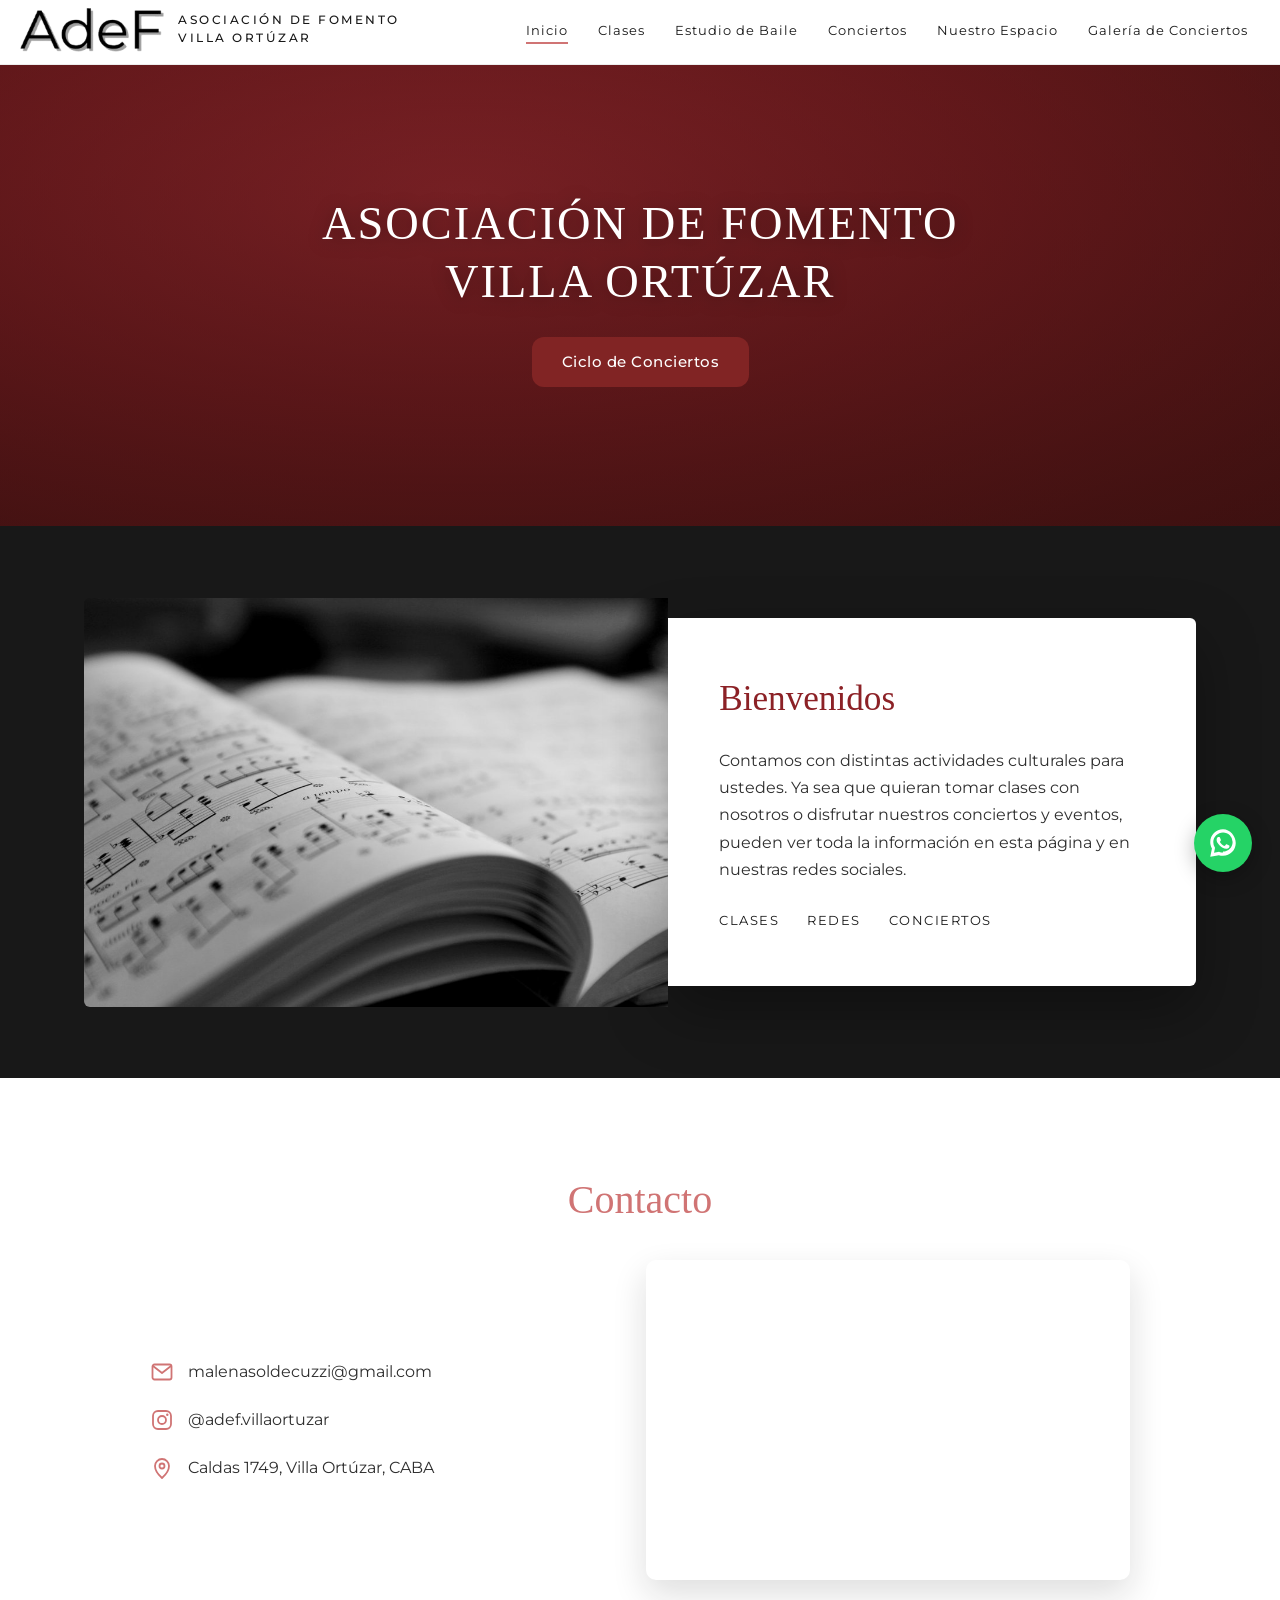
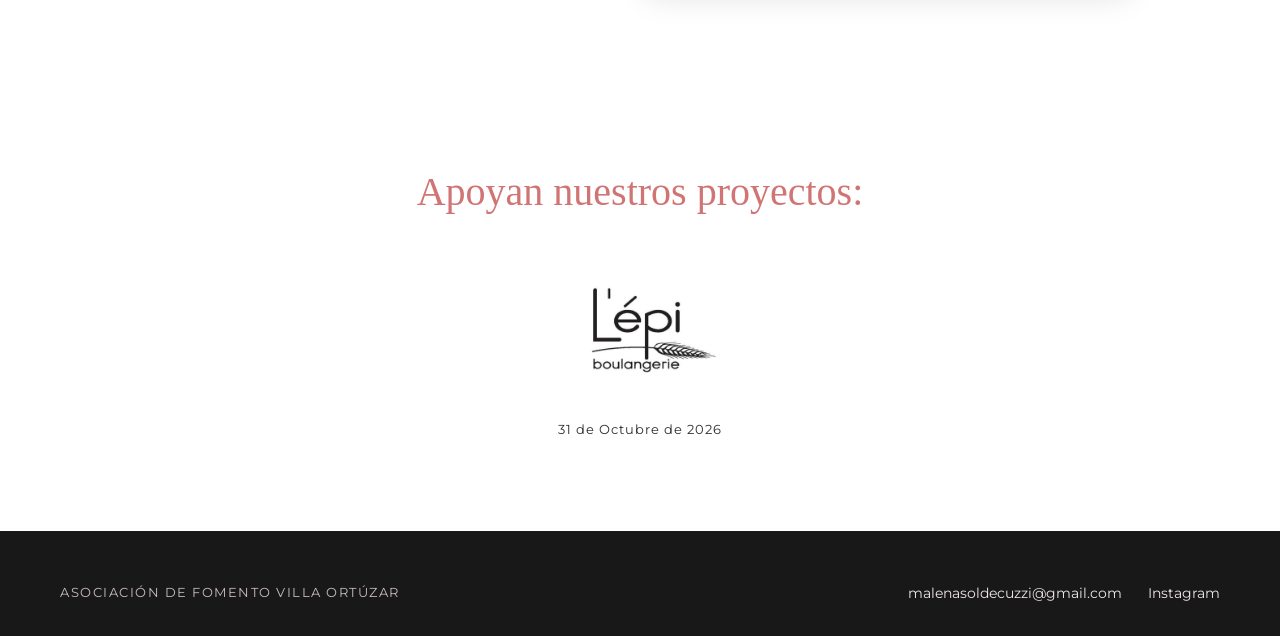
<file: index.html>
<!DOCTYPE html>
<html lang="es">
<head>
  <!-- Google tag (gtag.js) -->
  <script async src="https://www.googletagmanager.com/gtag/js?id=AW-18268578575"></script>
  <script>
    window.dataLayer = window.dataLayer || [];
    function gtag(){dataLayer.push(arguments);}
    gtag('js', new Date());

    gtag('config', 'AW-18268578575');
  </script>
  <meta charset="UTF-8" />
  <meta name="viewport" content="width=device-width, initial-scale=1.0" />
  <title>Inicio | A de F Villa Ortuzar</title>
  <meta name="description" content="Asociación de Fomento Villa Ortúzar: actividades culturales, clases, conciertos y eventos." />

  <link rel="preconnect" href="https://fonts.googleapis.com" />
  <link rel="preconnect" href="https://fonts.gstatic.com" crossorigin />
  <link href="https://fonts.googleapis.com/css2?family=Montserrat:wght@300;400;500;600&display=swap" rel="stylesheet" />

  <link rel="icon" type="image/png" href="images/logo-adef.png" />
  <link rel="stylesheet" href="styles.css" />
</head>
<body>

  <!-- ===================== HEADER ===================== -->
  <header class="site-header" id="top">
    <div class="header-inner">
      <a href="index.html" class="brand" aria-label="Asociación de Fomento Villa Ortúzar — Inicio">
        <img class="brand-logo" src="images/logo-adef.png" alt="ADEF" />
        <span class="brand-name">Asociación de Fomento<br />Villa Ortúzar</span>
      </a>

      <button class="nav-toggle" id="navToggle" aria-label="Abrir menú" aria-expanded="false" aria-controls="primary-nav">
        <span></span><span></span><span></span>
      </button>

      <nav class="primary-nav" id="primary-nav" aria-label="Navegación principal">
        <ul>
          <li><a href="index.html" class="is-current" aria-current="page">Inicio</a></li>
          <li><a href="clases.html">Clases</a></li>
          <li><a href="estudio-de-baile.html">Estudio de Baile</a></li>
          <li><a href="conciertos.html">Conciertos</a></li>
          <li><a href="nuestro-espacio.html">Nuestro Espacio</a></li>
          <li><a href="galeria.html">Galería de Conciertos</a></li>
        </ul>
      </nav>
    </div>
  </header>

  <!-- ===================== HERO ===================== -->
  <section class="hero-banner hero-red" aria-label="Asociación de Fomento Villa Ortúzar">
    <video class="hero-banner-video" autoplay muted loop playsinline>
      <source src="video/hero-inicio.mp4" type="video/mp4" />
    </video>
    <span class="hero-banner-overlay" aria-hidden="true"></span>
    <div class="hero-banner-inner reveal">
      <h1 class="hero-banner-title">Asociación de Fomento<br />Villa Ortúzar</h1>
      <a class="btn-rect" href="conciertos.html">Ciclo de Conciertos</a>
    </div>
  </section>

  <!-- ===================== BIENVENIDOS ===================== -->
  <section class="welcome" id="bienvenidos">
    <div class="welcome-inner">
      <div class="welcome-media reveal">
        <img src="images/partitura.jpg" alt="Partitura musical" loading="lazy" />
      </div>
      <div class="welcome-card reveal">
        <h2>Bienvenidos</h2>
        <p>
          Contamos con distintas actividades culturales para ustedes. Ya sea que quieran
          tomar clases con nosotros o disfrutar nuestros conciertos y eventos, pueden ver
          toda la información en esta página y en nuestras redes sociales.
        </p>
        <div class="welcome-links">
          <a href="clases.html">Clases</a>
          <a href="https://www.instagram.com/adef.villaortuzar/" target="_blank" rel="noopener">Redes</a>
          <a href="conciertos.html">Conciertos</a>
        </div>
      </div>
    </div>
  </section>

  <!-- ===================== CONTACTO ===================== -->
  <section class="contacto reveal" id="contacto">
    <h2 class="contacto-title">Contacto</h2>
    <div class="contacto-grid">
      <ul class="contacto-info">
        <li>
          <svg viewBox="0 0 24 24" fill="none" stroke="currentColor" stroke-width="1.8" stroke-linecap="round" stroke-linejoin="round" aria-hidden="true"><rect x="2.5" y="4.5" width="19" height="15" rx="2"/><path d="M3 6l9 7 9-7"/></svg>
          <a href="mailto:malenasoldecuzzi@gmail.com">malenasoldecuzzi@gmail.com</a>
        </li>
        <li>
          <svg viewBox="0 0 24 24" fill="none" stroke="currentColor" stroke-width="1.8" stroke-linecap="round" stroke-linejoin="round" aria-hidden="true"><rect x="3" y="3" width="18" height="18" rx="5"/><circle cx="12" cy="12" r="4"/><circle cx="17.3" cy="6.7" r="1.2" fill="currentColor" stroke="none"/></svg>
          <a href="https://www.instagram.com/adef.villaortuzar/" target="_blank" rel="noopener">@adef.villaortuzar</a>
        </li>
        <li>
          <svg viewBox="0 0 24 24" fill="none" stroke="currentColor" stroke-width="1.8" stroke-linecap="round" stroke-linejoin="round" aria-hidden="true"><path d="M12 22s7-6.2 7-12a7 7 0 10-14 0c0 5.8 7 12 7 12z"/><circle cx="12" cy="10" r="2.5"/></svg>
          <span>Caldas 1749, Villa Ortúzar, CABA</span>
        </li>
      </ul>
      <div class="contacto-map">
        <iframe
          src="https://www.google.com/maps/embed?pb=!1m18!1m12!1m3!1d3284.791623775895!2d-58.471300923490666!3d-34.58413875646583!2m3!1f0!2f0!3f0!3m2!1i1024!2i768!4f13.1!3m3!1m2!1s0x95bcb60c9e049eff%3A0xebec8463b166c42d!2sSociedad%20de%20Fomento%20Villa%20Ort%C3%BAzar!5e0!3m2!1ses-419!2sar!4v1782439776799!5m2!1ses-419!2sar"
          loading="lazy" referrerpolicy="strict-origin-when-cross-origin" allowfullscreen
          title="Mapa — Sociedad de Fomento Villa Ortúzar"></iframe>
      </div>
    </div>
  </section>

  <!-- ===================== APOYAN NUESTROS PROYECTOS ===================== -->
  <section class="sponsors reveal" id="apoyan">
    <h2 class="sponsors-title">Apoyan nuestros proyectos:</h2>
    <div class="sponsors-logos">
      <a href="conciertos.html#melodias-eternas" aria-label="Ver concierto Melodías Eternas, con el apoyo de L'épi">
        <img src="images/logo-lepi.jpg" alt="Logo L'épi boulangerie" loading="lazy" />
      </a>
    </div>
    <p class="sponsors-date">31 de Octubre de 2026</p>
  </section>

  <!-- ===================== FOOTER ===================== -->
  <footer class="site-footer">
    <div class="footer-inner">
      <p class="footer-brand">Asociación de Fomento Villa Ortúzar</p>
      <ul class="footer-links" aria-label="Contacto">
        <li><a href="mailto:malenasoldecuzzi@gmail.com">malenasoldecuzzi@gmail.com</a></li>
        <li><a href="https://www.instagram.com/adef.villaortuzar/" target="_blank" rel="noopener">Instagram</a></li>
      </ul>
    </div>
  </footer>

  <!-- Botón flotante de WhatsApp -->
  <a class="wa-fab" href="https://wa.me/91131351262" target="_blank" rel="noopener" aria-label="Escribinos por WhatsApp">
    <svg viewBox="0 0 32 32" fill="currentColor" aria-hidden="true"><path d="M16.04 3C9.4 3 4 8.4 4 15.04c0 2.12.55 4.19 1.6 6.02L4 29l8.13-1.55a12 12 0 0 0 3.9.65h.01C22.68 28.1 28 22.7 28 16.06 28 9.42 22.68 3 16.04 3zm0 22.03h-.01a9.9 9.9 0 0 1-3.4-.62l-.24-.1-4.82.92.94-4.7-.16-.25a9.86 9.86 0 0 1-1.5-5.2C6.99 10.02 11.02 6 16.05 6c2.4 0 4.66.94 6.36 2.64a8.98 8.98 0 0 1 2.63 6.36c0 5.03-4.03 9.03-9 9.03zm5.45-6.77c-.3-.15-1.77-.87-2.04-.97-.27-.1-.47-.15-.67.15-.2.3-.77.97-.94 1.17-.17.2-.35.22-.65.07-.3-.15-1.26-.46-2.4-1.48-.89-.79-1.49-1.77-1.66-2.07-.17-.3-.02-.46.13-.61.13-.13.3-.35.45-.52.15-.17.2-.3.3-.5.1-.2.05-.37-.02-.52-.08-.15-.67-1.62-.92-2.22-.24-.58-.49-.5-.67-.51l-.57-.01c-.2 0-.52.07-.8.37-.27.3-1.04 1.02-1.04 2.48 0 1.46 1.07 2.88 1.22 3.08.15.2 2.1 3.2 5.08 4.49.71.3 1.26.49 1.7.63.71.23 1.36.2 1.87.12.57-.08 1.77-.72 2.02-1.42.25-.7.25-1.3.17-1.42-.07-.13-.27-.2-.57-.35z"/></svg>
  </a>

  <script src="script.js"></script>
  <script src="js/referido.js?v=20261011i"></script>
</body>
</html>
</file>
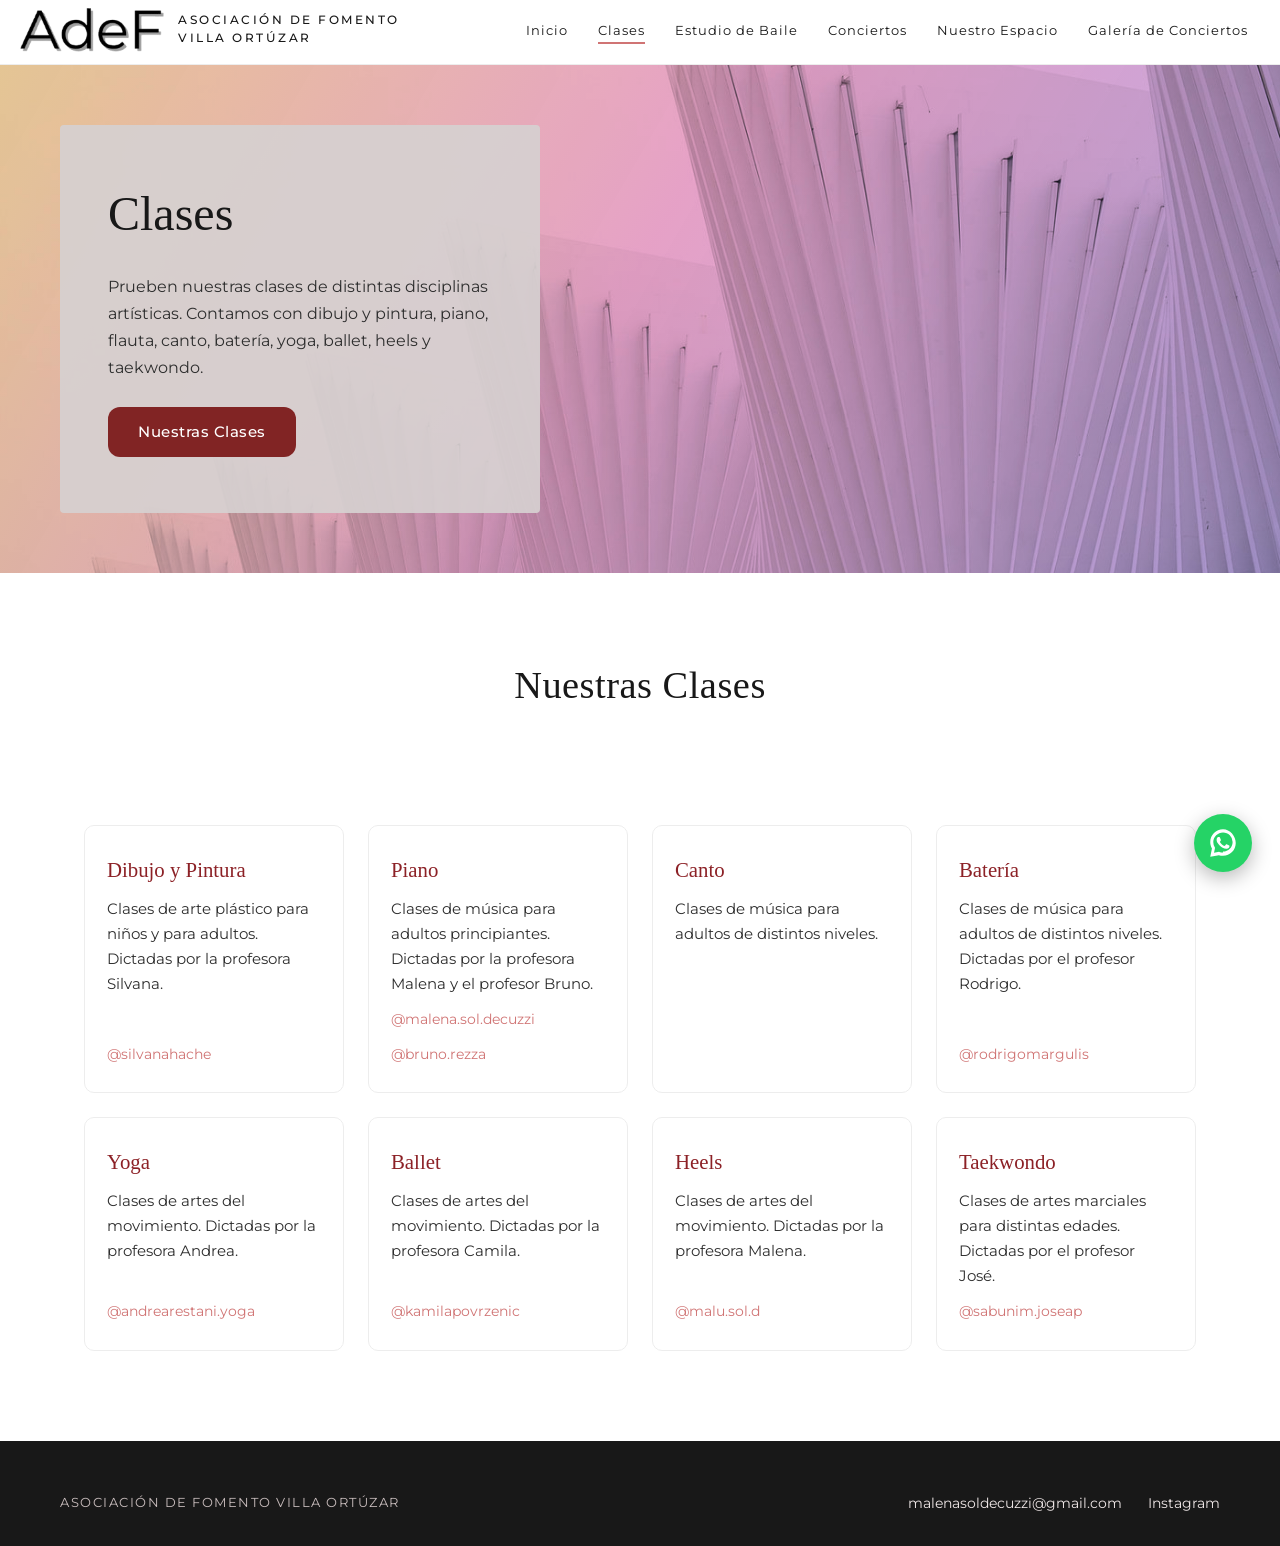
<file: clases.html>
<!DOCTYPE html>
<html lang="es">
<head>
  <!-- Google tag (gtag.js) -->
  <script async src="https://www.googletagmanager.com/gtag/js?id=AW-18268578575"></script>
  <script>
    window.dataLayer = window.dataLayer || [];
    function gtag(){dataLayer.push(arguments);}
    gtag('js', new Date());

    gtag('config', 'AW-18268578575');
  </script>
  <meta charset="UTF-8" />
  <meta name="viewport" content="width=device-width, initial-scale=1.0" />
  <title>Clases | A de F Villa Ortuzar</title>
  <meta name="description" content="Clases de distintas disciplinas artísticas: dibujo y pintura, piano, canto, batería, yoga, ballet, heels y taekwondo." />

  <link rel="preconnect" href="https://fonts.googleapis.com" />
  <link rel="preconnect" href="https://fonts.gstatic.com" crossorigin />
  <link href="https://fonts.googleapis.com/css2?family=Montserrat:wght@300;400;500;600&display=swap" rel="stylesheet" />

  <link rel="icon" type="image/png" href="images/logo-adef.png" />
  <link rel="stylesheet" href="styles.css" />
</head>
<body>

  <!-- ===================== HEADER ===================== -->
  <header class="site-header" id="top">
    <div class="header-inner">
      <a href="index.html" class="brand" aria-label="Asociación de Fomento Villa Ortúzar — Inicio">
        <img class="brand-logo" src="images/logo-adef.png" alt="ADEF" />
        <span class="brand-name">Asociación de Fomento<br />Villa Ortúzar</span>
      </a>

      <button class="nav-toggle" id="navToggle" aria-label="Abrir menú" aria-expanded="false" aria-controls="primary-nav">
        <span></span><span></span><span></span>
      </button>

      <nav class="primary-nav" id="primary-nav" aria-label="Navegación principal">
        <ul>
          <li><a href="index.html">Inicio</a></li>
          <li><a href="clases.html" class="is-current" aria-current="page">Clases</a></li>
          <li><a href="estudio-de-baile.html">Estudio de Baile</a></li>
          <li><a href="conciertos.html">Conciertos</a></li>
          <li><a href="nuestro-espacio.html">Nuestro Espacio</a></li>
          <li><a href="galeria.html">Galería de Conciertos</a></li>
        </ul>
      </nav>
    </div>
  </header>

  <!-- ===================== HERO ===================== -->
  <section class="split-hero" style="background-image: url('images/hero-clases.jpg');" aria-label="Clases">
    <div class="split-hero-panel reveal">
      <h1>Clases</h1>
      <p>
        Prueben nuestras clases de distintas disciplinas artísticas.
        Contamos con dibujo y pintura, piano, flauta, canto, batería, yoga, ballet,
        heels y taekwondo.
      </p>
      <a class="btn-rect" href="#nuestras-clases">Nuestras Clases</a>
    </div>
  </section>

  <!-- ===================== NUESTRAS CLASES ===================== -->
  <section class="section intro reveal" id="nuestras-clases">
    <h2 class="section-title" style="font-family: var(--serif); font-size: clamp(1.8rem,4vw,2.4rem);">Nuestras Clases</h2>
  </section>

  <div class="class-grid">
    <article class="class-box reveal">
      <h3>Dibujo y Pintura</h3>
      <p>Clases de arte plástico para niños y para adultos. Dictadas por la profesora Silvana.</p>
      <a href="https://www.instagram.com/silvanahache/" target="_blank" rel="noopener">@silvanahache</a>
    </article>

    <article class="class-box reveal">
      <h3>Piano</h3>
      <p>Clases de música para adultos principiantes. Dictadas por la profesora Malena y el profesor Bruno.</p>
      <a href="https://www.instagram.com/malena.sol.decuzzi/" target="_blank" rel="noopener">@malena.sol.decuzzi</a>
      <a href="https://www.instagram.com/bruno.rezza/" target="_blank" rel="noopener">@bruno.rezza</a>
    </article>

    <article class="class-box reveal">
      <h3>Canto</h3>
      <p>Clases de música para adultos de distintos niveles.</p>
    </article>

    <article class="class-box reveal">
      <h3>Batería</h3>
      <p>Clases de música para adultos de distintos niveles. Dictadas por el profesor Rodrigo.</p>
      <a href="https://www.instagram.com/rodrigomargulis/" target="_blank" rel="noopener">@rodrigomargulis</a>
    </article>

    <article class="class-box reveal">
      <h3>Yoga</h3>
      <p>Clases de artes del movimiento. Dictadas por la profesora Andrea.</p>
      <a href="https://www.instagram.com/andrearestani.yoga/" target="_blank" rel="noopener">@andrearestani.yoga</a>
    </article>

    <article class="class-box reveal">
      <h3>Ballet</h3>
      <p>Clases de artes del movimiento. Dictadas por la profesora Camila.</p>
      <a href="https://www.instagram.com/kamilapovrzenic/" target="_blank" rel="noopener">@kamilapovrzenic</a>
    </article>

    <article class="class-box reveal">
      <h3>Heels</h3>
      <p>Clases de artes del movimiento. Dictadas por la profesora Malena.</p>
      <a href="https://www.instagram.com/malu.sol.d/" target="_blank" rel="noopener">@malu.sol.d</a>
    </article>

    <article class="class-box reveal">
      <h3>Taekwondo</h3>
      <p>Clases de artes marciales para distintas edades. Dictadas por el profesor José.</p>
      <a href="https://www.instagram.com/sabunim.joseap/" target="_blank" rel="noopener">@sabunim.joseap</a>
    </article>
  </div>


  <!-- ===================== FOOTER ===================== -->
  <footer class="site-footer">
    <div class="footer-inner">
      <p class="footer-brand">Asociación de Fomento Villa Ortúzar</p>
      <ul class="footer-links" aria-label="Contacto">
        <li><a href="mailto:malenasoldecuzzi@gmail.com">malenasoldecuzzi@gmail.com</a></li>
        <li><a href="https://www.instagram.com/adef.villaortuzar/" target="_blank" rel="noopener">Instagram</a></li>
      </ul>
    </div>
  </footer>

  <!-- Botón flotante de WhatsApp -->
  <a class="wa-fab" href="https://wa.me/91131351262" target="_blank" rel="noopener" aria-label="Escribinos por WhatsApp">
    <svg viewBox="0 0 32 32" fill="currentColor" aria-hidden="true"><path d="M16.04 3C9.4 3 4 8.4 4 15.04c0 2.12.55 4.19 1.6 6.02L4 29l8.13-1.55a12 12 0 0 0 3.9.65h.01C22.68 28.1 28 22.7 28 16.06 28 9.42 22.68 3 16.04 3zm0 22.03h-.01a9.9 9.9 0 0 1-3.4-.62l-.24-.1-4.82.92.94-4.7-.16-.25a9.86 9.86 0 0 1-1.5-5.2C6.99 10.02 11.02 6 16.05 6c2.4 0 4.66.94 6.36 2.64a8.98 8.98 0 0 1 2.63 6.36c0 5.03-4.03 9.03-9 9.03zm5.45-6.77c-.3-.15-1.77-.87-2.04-.97-.27-.1-.47-.15-.67.15-.2.3-.77.97-.94 1.17-.17.2-.35.22-.65.07-.3-.15-1.26-.46-2.4-1.48-.89-.79-1.49-1.77-1.66-2.07-.17-.3-.02-.46.13-.61.13-.13.3-.35.45-.52.15-.17.2-.3.3-.5.1-.2.05-.37-.02-.52-.08-.15-.67-1.62-.92-2.22-.24-.58-.49-.5-.67-.51l-.57-.01c-.2 0-.52.07-.8.37-.27.3-1.04 1.02-1.04 2.48 0 1.46 1.07 2.88 1.22 3.08.15.2 2.1 3.2 5.08 4.49.71.3 1.26.49 1.7.63.71.23 1.36.2 1.87.12.57-.08 1.77-.72 2.02-1.42.25-.7.25-1.3.17-1.42-.07-.13-.27-.2-.57-.35z"/></svg>
  </a>

  <script src="script.js"></script>
  <script src="js/referido.js?v=20261011i"></script>
</body>
</html>
</file>
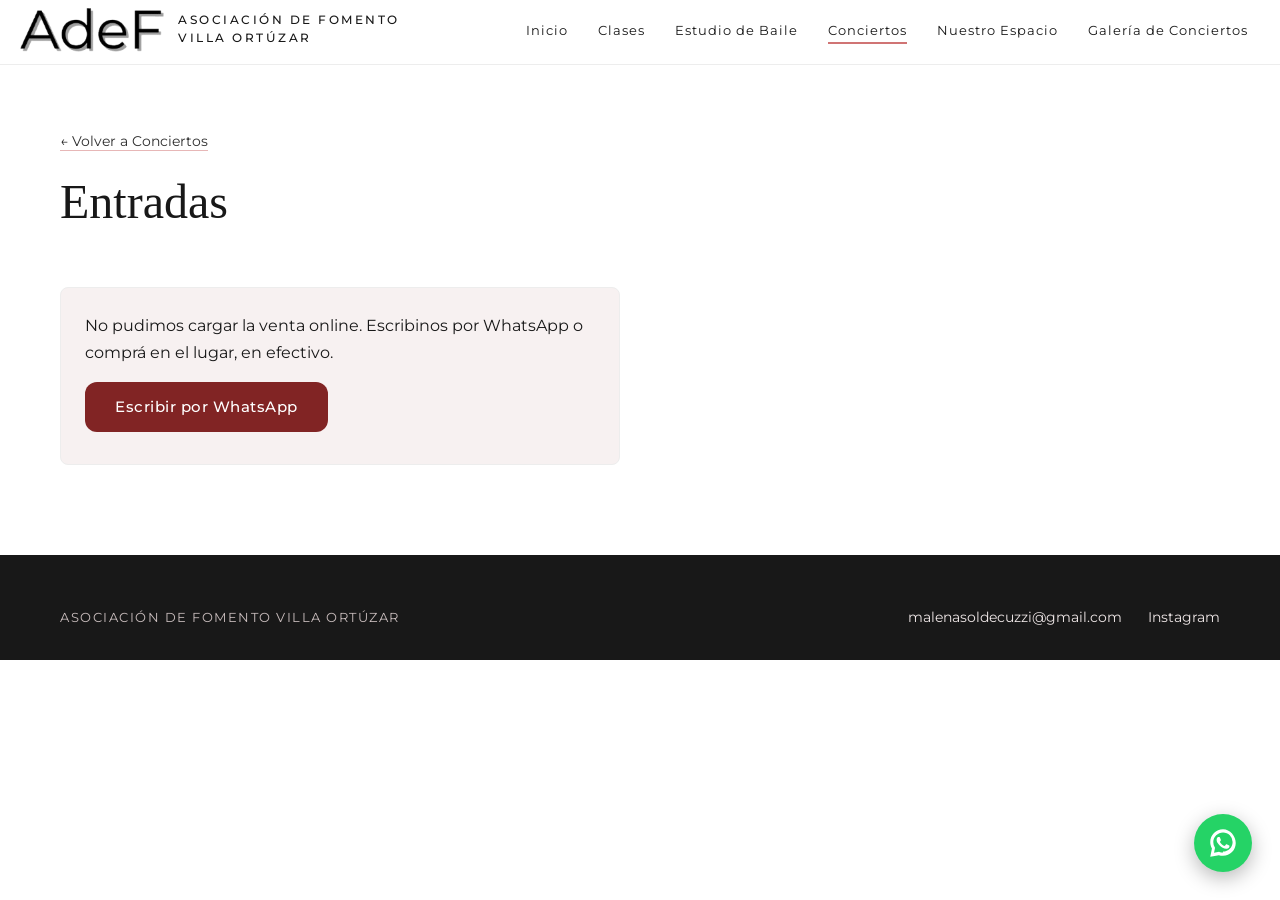
<file: entradas.html>
<!DOCTYPE html>
<html lang="es">
<head>
  <!-- Google tag (gtag.js) -->
  <script async src="https://www.googletagmanager.com/gtag/js?id=AW-18268578575"></script>
  <script>
    window.dataLayer = window.dataLayer || [];
    function gtag(){dataLayer.push(arguments);}
    gtag('js', new Date());

    gtag('config', 'AW-18268578575');
  </script>
  <meta charset="UTF-8" />
  <meta name="viewport" content="width=device-width, initial-scale=1.0" />
  <meta name="robots" content="noindex" />
  <title>Entradas | A de F Villa Ortuzar</title>
  <meta name="description" content="Comprá tus entradas para el Ciclo de Conciertos 2026 de la Asociación de Fomento Villa Ortúzar." />

  <link rel="preconnect" href="https://fonts.googleapis.com" />
  <link rel="preconnect" href="https://fonts.gstatic.com" crossorigin />
  <link href="https://fonts.googleapis.com/css2?family=Montserrat:wght@300;400;500;600&display=swap" rel="stylesheet" />

  <link rel="icon" type="image/png" href="images/logo-adef.png" />
  <link rel="stylesheet" href="styles.css?v=20261028a" />
</head>
<body>

  <!-- ===================== HEADER ===================== -->
  <header class="site-header" id="top">
    <div class="header-inner">
      <a href="index.html" class="brand" aria-label="Asociación de Fomento Villa Ortúzar — Inicio">
        <img class="brand-logo" src="images/logo-adef.png" alt="ADEF" />
        <span class="brand-name">Asociación de Fomento<br />Villa Ortúzar</span>
      </a>

      <button class="nav-toggle" id="navToggle" aria-label="Abrir menú" aria-expanded="false" aria-controls="primary-nav">
        <span></span><span></span><span></span>
      </button>

      <nav class="primary-nav" id="primary-nav" aria-label="Navegación principal">
        <ul>
          <li><a href="index.html">Inicio</a></li>
          <li><a href="clases.html">Clases</a></li>
          <li><a href="estudio-de-baile.html">Estudio de Baile</a></li>
          <li><a href="conciertos.html" class="is-current" aria-current="page">Conciertos</a></li>
          <li><a href="nuestro-espacio.html">Nuestro Espacio</a></li>
          <li><a href="galeria.html">Galería de Conciertos</a></li>
        </ul>
      </nav>
    </div>
  </header>

  <!-- ===================== COMPRA DE ENTRADAS ===================== -->
  <main class="entradas">
    <div class="entradas-inner">
      <p class="entradas-volver"><a href="conciertos.html">&larr; Volver a Conciertos</a></p>
      <h1 class="entradas-titulo">Entradas</h1>

      <p class="entradas-cargando" id="eCargando">Cargando…</p>
      <noscript><p class="entradas-fallo">Para comprar online necesitás activar JavaScript. También podés escribirnos por <a href="https://wa.me/91131351262" target="_blank" rel="noopener">WhatsApp</a> o comprar en el lugar, en efectivo.</p></noscript>

      <div class="entradas-fallo" id="eFallo" hidden>
        <p>No pudimos cargar la venta online. Escribinos por WhatsApp o comprá en el lugar, en efectivo.</p>
        <a class="btn-rect" href="https://wa.me/91131351262" target="_blank" rel="noopener">Escribir por WhatsApp</a>
      </div>

      <div class="entradas-grid" id="eGrid" hidden>
        <!-- Resumen -->
        <aside class="resumen" id="resumen" aria-label="Resumen de tu compra">
          <div class="resumen-media" id="resMedia"><img id="resImg" src="images/conc-orquesta.jpg" alt="" /></div>
          <h2 class="resumen-titulo" id="resTitulo"></h2>
          <p class="resumen-texto" id="resTexto"></p>
          <p class="resumen-badge" id="resBadge" hidden></p>

          <p class="resumen-linea resumen-precio"><span id="cPrecioTexto">Precio</span> <span id="cSubtotal">$0</span></p>
          <p class="resumen-linea resumen-descuento" id="filaDescuento" hidden><span id="cDescuentoTexto">Descuentos</span> <span id="cDescuento"></span></p>
          <p class="resumen-linea resumen-descuento" id="filaCodigo" hidden><span id="cCodigoTexto">Código</span> <span id="cDescuentoCodigo"></span></p>
          <p class="resumen-total">Total <strong id="cTotal">$0</strong></p>

          <div class="transferencia" id="bloqueTransf">
            <p>Transferí el total a:</p>
            <p class="dato"><span class="dato-label">Alias</span><span class="dato-valor"><strong id="tAlias"></strong><button type="button" class="copiar" data-copiar="tAlias">Copiar</button></span></p>
            <p class="dato" id="filaCbu"><span class="dato-label">CBU/CVU</span><span class="dato-valor"><strong id="tCbu"></strong><button type="button" class="copiar" data-copiar="tCbu">Copiar</button></span></p>
            <p class="dato" id="filaTitular"><span class="dato-label">Titular</span><span class="dato-valor"><strong id="tTitular"></strong></span></p>
          </div>

          <p class="resumen-efectivo">También podés comprar tu entrada en el lugar, en efectivo.</p>
        </aside>

        <!-- Formulario -->
        <div class="formulario">
          <form id="compraForm" novalidate>
            <fieldset class="grupo">
              <legend>1. Qué entradas</legend>
              <p class="compra-error" id="avisoEvento" role="status" hidden></p>
              <label class="campo">Tipo de entrada
                <select id="cTipo"></select>
              </label>
              <label class="campo" id="campoEvento">Concierto
                <select id="cEvento"></select>
              </label>
              <fieldset class="campo campo-conciertos" id="campoConciertos" hidden>
                <legend>Elegí 3 conciertos <span class="opcional" id="cConciertosCuenta">(0 de 3)</span></legend>
                <div id="cConciertos" class="conciertos-tri"></div>
              </fieldset>
              <div class="campo" role="group" aria-labelledby="catTitulo">
                <span id="catTitulo">Entradas</span>
                <ul class="categorias" id="cCategorias"></ul>
                <span class="opcional">Podés combinar categorías en la misma compra (por ejemplo, 1 General y 1 Jubilados), hasta 20 entradas.</span>
              </div>
              <div class="campo">
                <label for="cCodigo">Código de descuento</label>
                <div class="codigo-fila">
                  <input id="cCodigo" autocomplete="off" autocapitalize="characters" spellcheck="false" maxlength="30" />
                  <button type="button" class="codigo-btn" id="cAplicarCodigo">Aplicar</button>
                </div>
                <p class="codigo-estado" id="cCodigoEstado" role="status" hidden></p>
              </div>
            </fieldset>

            <fieldset class="grupo">
              <legend>2. Tus datos</legend>
              <label class="campo">Nombre y apellido <input id="cNombre" autocomplete="name" maxlength="80" /></label>
              <div class="fila">
                <label class="campo">Mail <input id="cEmail" type="email" autocomplete="email" maxlength="120" /></label>
                <label class="campo">Teléfono <input id="cTelefono" type="tel" autocomplete="tel" maxlength="30" /></label>
              </div>
            </fieldset>

            <fieldset class="grupo">
              <legend>3. Pago</legend>
              <p class="pago-gratis" id="pagoGratis" hidden>Esta compra no tiene costo: no hace falta comprobante.</p>
              <div id="bloquePago">
                <p class="pago-ayuda">Hacé la transferencia por el total y subí el comprobante.</p>
                <label class="archivo" for="cArchivo">
                  <input id="cArchivo" type="file" accept="image/jpeg,image/png,image/webp,image/heic,application/pdf" />
                  <span class="archivo-boton">Elegir comprobante</span>
                  <span class="archivo-nombre" id="cArchivoNombre">JPG, PNG o PDF, hasta 8 MB</span>
                </label>
              </div>
              <div id="cTurnstile" class="turnstile"></div>
              <p class="compra-error" id="cError" role="alert" hidden></p>
              <p class="opcional">¿Algún problema? Escribinos por <a href="https://wa.me/91131351262" target="_blank" rel="noopener">WhatsApp</a>.</p>
              <button type="submit" class="btn-rect" id="cEnviar">Enviar compra</button>
            </fieldset>
          </form>

          <div class="listo" id="compraListo" hidden>
            <p class="listo-titulo">¡Recibido!</p>
            <p id="compraListoTexto"></p>
            <ul class="listo-detalle" id="compraListoDetalle"></ul>
            <p id="compraListoMail">Te llega un mail cuando verifiquemos el pago. Si no lo ves, revisá spam o escribinos por <a href="https://wa.me/91131351262" target="_blank" rel="noopener">WhatsApp</a>.</p>
            <a class="btn-rect" href="conciertos.html">Volver a Conciertos</a>
          </div>
        </div>
      </div>
    </div>
  </main>

  <!-- ===================== FOOTER ===================== -->
  <footer class="site-footer">
    <div class="footer-inner">
      <p class="footer-brand">Asociación de Fomento Villa Ortúzar</p>
      <ul class="footer-links" aria-label="Contacto">
        <li><a href="mailto:malenasoldecuzzi@gmail.com">malenasoldecuzzi@gmail.com</a></li>
        <li><a href="https://www.instagram.com/adef.villaortuzar/" target="_blank" rel="noopener">Instagram</a></li>
      </ul>
    </div>
  </footer>

  <!-- Botón flotante de WhatsApp -->
  <a class="wa-fab" href="https://wa.me/91131351262" target="_blank" rel="noopener" aria-label="Escribinos por WhatsApp">
    <svg viewBox="0 0 32 32" fill="currentColor" aria-hidden="true"><path d="M16.04 3C9.4 3 4 8.4 4 15.04c0 2.12.55 4.19 1.6 6.02L4 29l8.13-1.55a12 12 0 0 0 3.9.65h.01C22.68 28.1 28 22.7 28 16.06 28 9.42 22.68 3 16.04 3zm0 22.03h-.01a9.9 9.9 0 0 1-3.4-.62l-.24-.1-4.82.92.94-4.7-.16-.25a9.86 9.86 0 0 1-1.5-5.2C6.99 10.02 11.02 6 16.05 6c2.4 0 4.66.94 6.36 2.64a8.98 8.98 0 0 1 2.63 6.36c0 5.03-4.03 9.03-9 9.03zm5.45-6.77c-.3-.15-1.77-.87-2.04-.97-.27-.1-.47-.15-.67.15-.2.3-.77.97-.94 1.17-.17.2-.35.22-.65.07-.3-.15-1.26-.46-2.4-1.48-.89-.79-1.49-1.77-1.66-2.07-.17-.3-.02-.46.13-.61.13-.13.3-.35.45-.52.15-.17.2-.3.3-.5.1-.2.05-.37-.02-.52-.08-.15-.67-1.62-.92-2.22-.24-.58-.49-.5-.67-.51l-.57-.01c-.2 0-.52.07-.8.37-.27.3-1.04 1.02-1.04 2.48 0 1.46 1.07 2.88 1.22 3.08.15.2 2.1 3.2 5.08 4.49.71.3 1.26.49 1.7.63.71.23 1.36.2 1.87.12.57-.08 1.77-.72 2.02-1.42.25-.7.25-1.3.17-1.42-.07-.13-.27-.2-.57-.35z"/></svg>
  </a>

  <script src="script.js"></script>
  <script src="js/referido.js?v=20261011i"></script>
  <script>
    /* Turnstile avisa cuando termina de cargar; compra.js lo escucha. */
    window.onTurnstileListo = function () { window.dispatchEvent(new Event("turnstile-listo")); };
  </script>
  <script src="https://challenges.cloudflare.com/turnstile/v0/api.js?render=explicit&onload=onTurnstileListo" async defer></script>
  <script src="js/ut-client.js?v=20261011" defer></script>
  <script src="js/entradas-logica.js?v=20261028a" defer></script>
  <script src="js/compra.js?v=20261028a" defer></script>
</body>
</html>
</file>
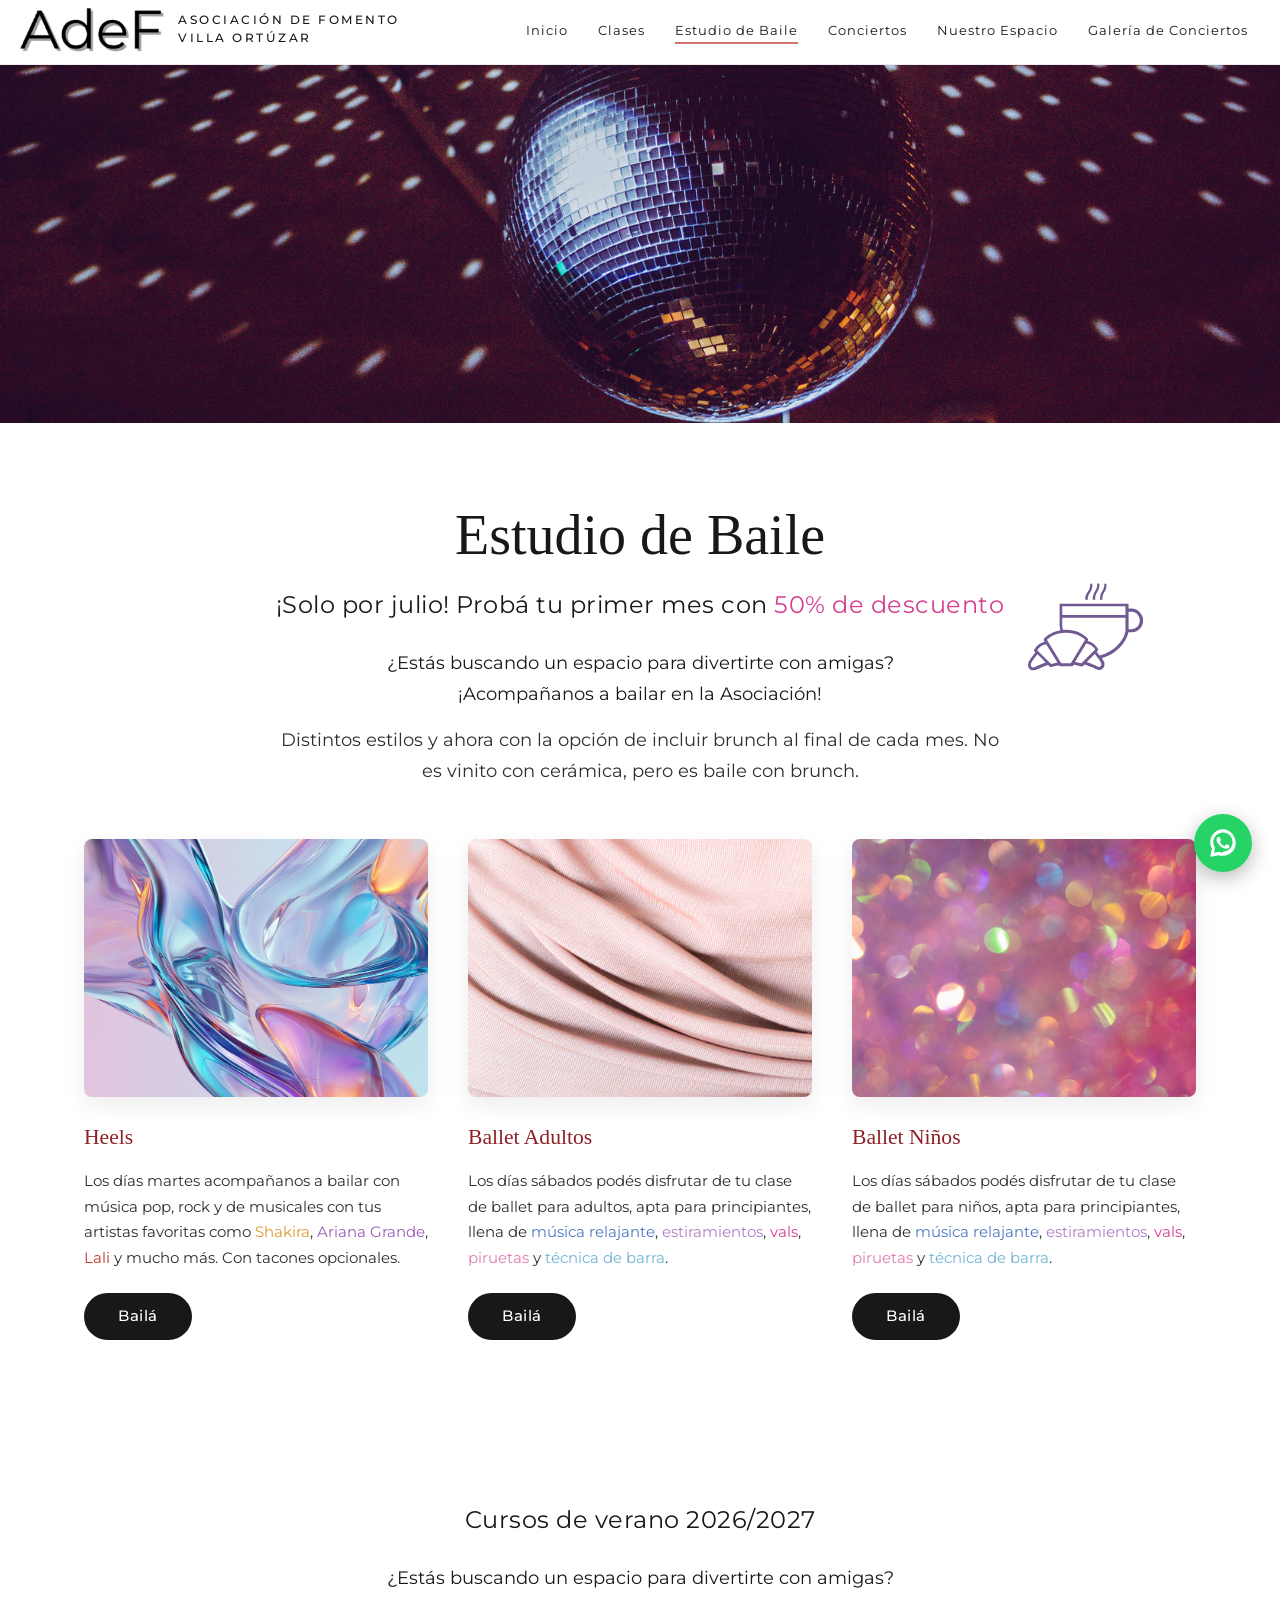
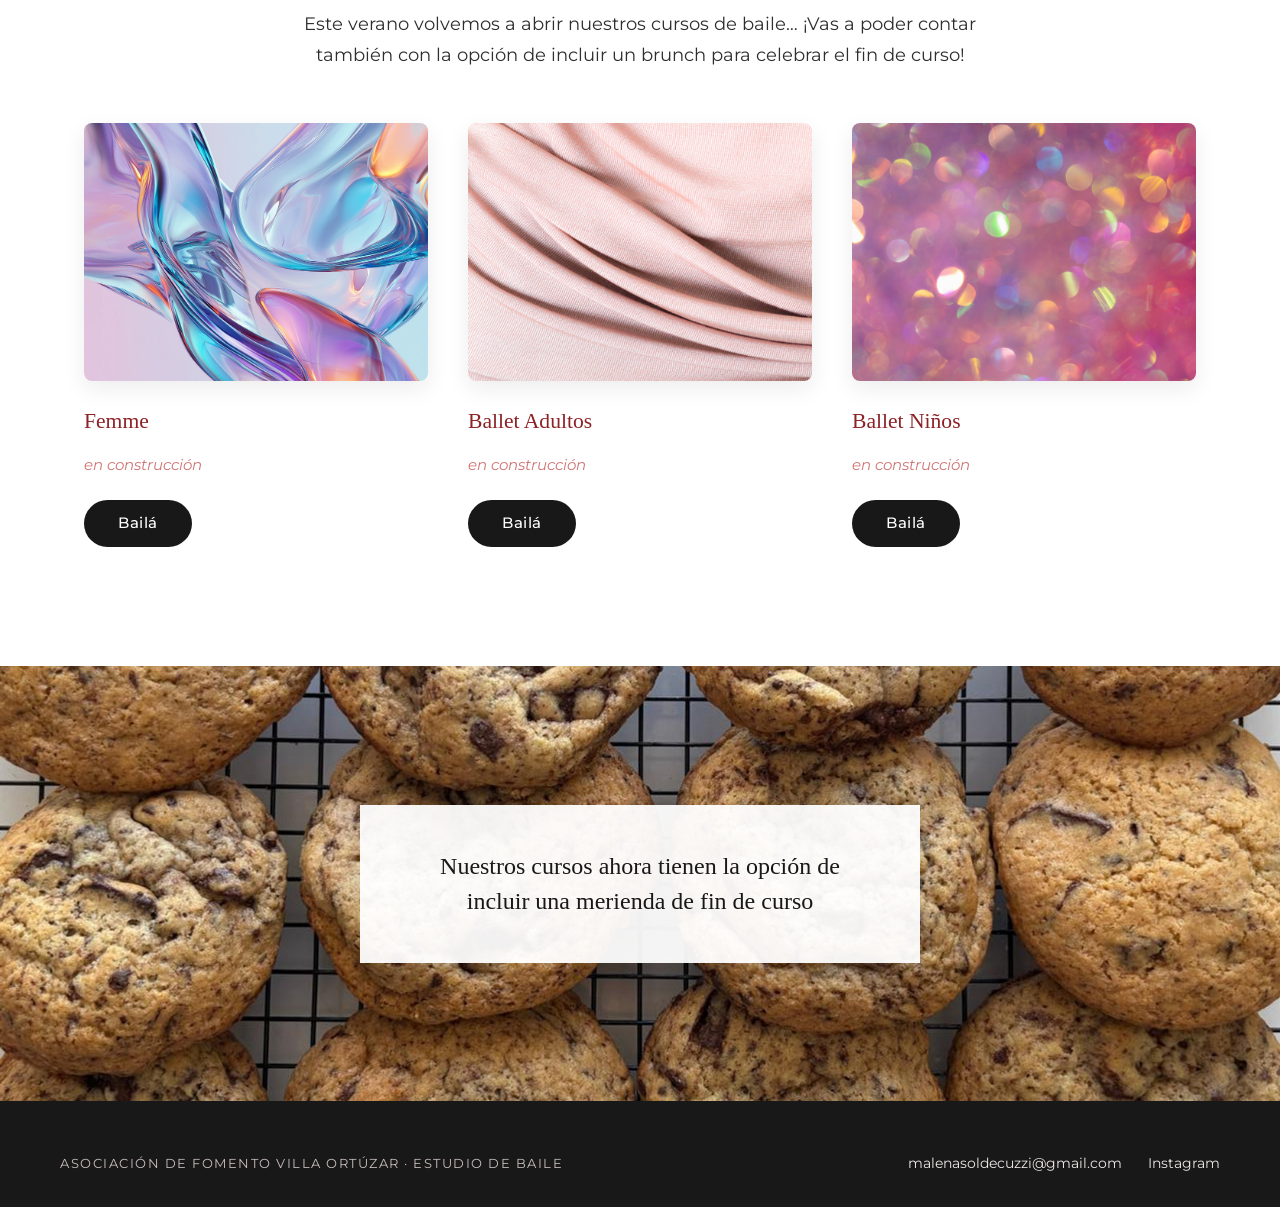
<file: estudio-de-baile.html>
<!DOCTYPE html>
<html lang="es">
<head>
  <!-- Google tag (gtag.js) -->
  <script async src="https://www.googletagmanager.com/gtag/js?id=AW-18268578575"></script>
  <script>
    window.dataLayer = window.dataLayer || [];
    function gtag(){dataLayer.push(arguments);}
    gtag('js', new Date());

    gtag('config', 'AW-18268578575');
  </script>
  <meta charset="UTF-8" />
  <meta name="viewport" content="width=device-width, initial-scale=1.0" />
  <title>Estudio de Baile | A de F Villa Ortuzar</title>
  <meta name="description" content="Estudio de Baile de la Asociación de Fomento Villa Ortúzar. Cursos mensuales y de verano: Heels, Ballet para adultos y niños, con opción de brunch." />

  <link rel="preconnect" href="https://fonts.googleapis.com" />
  <link rel="preconnect" href="https://fonts.gstatic.com" crossorigin />
  <link href="https://fonts.googleapis.com/css2?family=Montserrat:wght@300;400;500;600&display=swap" rel="stylesheet" />

  <link rel="icon" type="image/png" href="images/logo-adef.png" />
  <link rel="stylesheet" href="styles.css" />
</head>
<body>

  <!-- ===================== HEADER ===================== -->
  <header class="site-header" id="top">
    <div class="header-inner">
      <a href="index.html" class="brand" aria-label="Asociación de Fomento Villa Ortúzar — Inicio">
        <img class="brand-logo" src="images/logo-adef.png" alt="ADEF" />
        <span class="brand-name">Asociación de Fomento<br />Villa Ortúzar</span>
      </a>

      <button class="nav-toggle" id="navToggle" aria-label="Abrir menú" aria-expanded="false" aria-controls="primary-nav">
        <span></span><span></span><span></span>
      </button>

      <nav class="primary-nav" id="primary-nav" aria-label="Navegación principal">
        <ul>
          <li><a href="index.html">Inicio</a></li>
          <li><a href="clases.html">Clases</a></li>
          <li><a href="estudio-de-baile.html" class="is-current" aria-current="page">Estudio de Baile</a></li>
          <li><a href="conciertos.html">Conciertos</a></li>
          <li><a href="nuestro-espacio.html">Nuestro Espacio</a></li>
          <li><a href="galeria.html">Galería de Conciertos</a></li>
        </ul>
      </nav>
    </div>
  </header>

  <!-- ===================== HERO (banda bola de disco) ===================== -->
  <section class="hero" aria-label="Bola de disco">
    <img src="images/hero-disco.jpg" alt="Bola de disco con luces de colores" />
  </section>

  <!-- ===================== INTRO / CURSOS MENSUALES ===================== -->
  <section class="section intro reveal" id="cursos-mensuales">
    <svg class="deco-medialuna" preserveAspectRatio="xMidYMid meet" viewBox="10.174 32.532 180.126 136.568" xmlns="http://www.w3.org/2000/svg" role="presentation" aria-hidden="true">
      <g>
        <path d="M172.9 71.9h-5.577v-7.6H59.6v34c0 2.7.8 5.1 1.2 7.7-16.9 2.9-25.3 12.9-25.7 13.4-.6.8-.6 1.7-.1 2.5l1.1 1.8c-11.7 2.9-16.2 12.5-16.4 13-.4.9-.2 1.8.5 2.5l1.6 1.6c-5.9 6.3-10.5 14.6-10.6 15-1.6 2.9-1.3 7.2.7 9.8l.4.5c1.4 1.9 3.7 3 6 3 1.2 0 2.4-.3 3.5-.9.1 0 6.6-3.5 19.8-8l2.6 2.6c.4.4 1 .7 1.5.7.2 0 .3 0 .5-.1l12.7-2.7.4.6c.4.7 1.2 1 1.9 1h17.5c.8 0 1.5-.4 1.9-1l1-1.6 12.6 2.7c.2 0 .3.1.5.1.6 0 1.2-.2 1.5-.7l2.5-2.5c12.8 4.3 19.5 7.9 19.6 7.9 1.1.6 2.3.9 3.5.9 2.3 0 4.6-1 6-3l.4-.5c1.9-2.7 2.2-7 .7-9.8-.1-.2-1.3-2.1-3.4-5.1 19.9-5.3 37.1-21.5 41.9-40.6h5.7c9.6 0 17.2-9 17.2-18.5s-8.9-18.7-17.4-18.7zM63.77 68.518h98.819v13.385H63.77V68.518zM19.5 164c-1.1.7-2.9.3-3.7-.9l-.4-.5c-1-1.2-1.1-3.7-.3-5 .1-.1 4.5-8.1 10-14l12.8 12.7c-12.1 4.4-18.1 7.6-18.4 7.7zm26.7-5.4L24.6 137c1.5-2.6 5.8-8 14-9.4l17.6 28.9-10 2.1zm30.9-1.1h-15l-22.4-36.6c3-3 12.5-11.2 29.9-11.2s26.9 8.1 29.9 11.1l-22.4 36.7zm16.5 0l-9.9-2 17.6-28.9c8.1 1.4 12.4 6.8 13.9 9.4l-21.6 21.5zm30.5 4.2l-.4.5c-.8 1-2.5 1.4-3.7.9-.3-.2-6.4-3.4-18.1-7.5l12.7-12.7c5.4 5.9 9.8 13.8 9.8 13.8.8 1.4.6 3.7-.3 5zm-2.2-16.462c-1.3-1.8-3-3.838-4.5-5.538l1.8-1.7c.7-.7.9-1.6.5-2.5-.2-.5-4.6-10-16.3-12.9l.5-.8c.5-.8.4-1.8-.1-2.5-.5-.6-11.1-14.2-34.4-14.2-1.6 0-3.13.1-4.73.2-.4-2.4-1-4.7-1-7.1v-12h98.919v19c.001 13.3-16.489 35.238-40.689 40.038zm50.7-41.038h-5.113V77.006h5.113c7.1 0 12.4 6.594 12.4 13.594.1 7.1-5.3 13.3-12.4 13.6z" fill="#6A528C"></path>
        <path d="M126.6 58.366v-1.934c0-4.9 1.2-7.2 2.8-9.9 2-3.2 3.6-6.3 3.6-11.9 0-.6-.3-1.2-.8-1.6-1.4-.9-2.7.2-2.7 1.4 0 4.9-1.4 7.4-3.1 10.1-2 3.2-3.6 6.6-3.6 12.2v1.634h3.8z" fill="#6A528C"></path>
        <path d="M115.2 58.366v-1.734c0-4.9 1.4-7.6 3.1-10.3 2-3.2 3.6-6.4 3.6-12 0-1-.9-1.8-1.8-1.8s-1.8.9-1.8 1.7c0 4.9-1.4 7.4-3.1 10.1-1.9 3.2-3.8 6.4-3.8 12v2.034h3.8z" fill="#6A528C"></path>
        <path d="M103.7 58.366v-1.934c0-4.9 2.1-7 3.6-9.7 2-3.2 3.6-6.4 3.6-12 0-1-.9-1.8-1.8-1.8s-1.8.9-1.8 1.7c0 4.9-1.4 7.4-3.1 10.1-2 3.2-4.5 6-4.5 11.6 0 .946-.061 1.158-.038 2.034h4.038z" fill="#6A528C"></path>
      </g>
    </svg>
    <h1 class="display-title">Estudio de Baile</h1>
    <h2 class="section-title">¡Solo por julio! Probá tu primer mes con <span class="c-magenta">50% de descuento</span></h2>
    <p class="lead">
      ¿Estás buscando un espacio para divertirte con amigas?<br />
      ¡Acompañanos a bailar en la Asociación!
    </p>
    <p class="lead lead-soft">
      Distintos estilos y ahora con la opción de incluir brunch al final de cada mes.
      No es vinito con cerámica, pero es baile con brunch.
    </p>
  </section>

  <div class="section cards-wrap">
    <div class="cards">
      <!-- Heels -->
      <article class="card reveal">
        <div class="card-media">
          <img src="images/heels-arte-fluido.jpg" alt="Arte fluido abstracto con tonos vibrantes" loading="lazy" />
        </div>
        <h3 class="card-title">Heels</h3>
        <p class="card-text">
          Los días martes acompañanos a bailar con música pop, rock y de musicales con tus
          artistas favoritas como <span class="c-orange">Shakira</span>,
          <span class="c-purple">Ariana Grande</span>, <span class="c-red">Lali</span> y mucho más.
          Con tacones opcionales.
        </p>
        <a class="btn" href="https://wa.me/91131351262" target="_blank" rel="noopener">Bailá</a>
      </article>

      <!-- Ballet Adultos -->
      <article class="card reveal">
        <div class="card-media">
          <img src="images/ballet-tela-rosa.jpg" alt="Primer plano de tela rosa" loading="lazy" />
        </div>
        <h3 class="card-title">Ballet Adultos</h3>
        <p class="card-text">
          Los días sábados podés disfrutar de tu clase de ballet para adultos, apta para
          principiantes, llena de <span class="c-blue">música relajante</span>,
          <span class="c-mauve">estiramientos</span>, <span class="c-magenta">vals</span>,
          <span class="c-pink">piruetas</span> y <span class="c-skyblue">técnica de barra</span>.
        </p>
        <a class="btn" href="https://wa.me/91131351262" target="_blank" rel="noopener">Bailá</a>
      </article>

      <!-- Ballet Niños -->
      <article class="card reveal">
        <div class="card-media">
          <img src="images/ballet-bokeh.jpg" alt="Luces bokeh de colores" loading="lazy" />
        </div>
        <h3 class="card-title">Ballet Niños</h3>
        <p class="card-text">
          Los días sábados podés disfrutar de tu clase de ballet para niños, apta para
          principiantes, llena de <span class="c-blue">música relajante</span>,
          <span class="c-mauve">estiramientos</span>, <span class="c-magenta">vals</span>,
          <span class="c-pink">piruetas</span> y <span class="c-skyblue">técnica de barra</span>.
        </p>
        <a class="btn" href="https://wa.me/91131351262" target="_blank" rel="noopener">Bailá</a>
      </article>
    </div>
  </div>

  <!-- ===================== CURSOS DE VERANO ===================== -->
  <section class="section intro reveal" id="cursos-verano">
    <h2 class="section-title">Cursos de verano 2026/2027</h2>
    <p class="lead">¿Estás buscando un espacio para divertirte con amigas?</p>
    <p class="lead lead-soft">
      Este verano volvemos a abrir nuestros cursos de baile…
      ¡Vas a poder contar también con la opción de incluir un brunch para celebrar el fin de curso!
    </p>
  </section>

  <div class="section cards-wrap">
    <div class="cards">
      <!-- Femme -->
      <article class="card reveal">
        <div class="card-media">
          <img src="images/heels-arte-fluido.jpg" alt="Arte fluido abstracto con tonos vibrantes" loading="lazy" />
        </div>
        <h3 class="card-title">Femme</h3>
        <p class="card-text card-text--soon">en construcción</p>
        <a class="btn" href="https://wa.me/91131351262" target="_blank" rel="noopener">Bailá</a>
      </article>

      <!-- Ballet Adultos verano -->
      <article class="card reveal">
        <div class="card-media">
          <img src="images/ballet-tela-rosa.jpg" alt="Primer plano de tela rosa" loading="lazy" />
        </div>
        <h3 class="card-title">Ballet Adultos</h3>
        <p class="card-text card-text--soon">en construcción</p>
        <a class="btn" href="https://wa.me/91131351262" target="_blank" rel="noopener">Bailá</a>
      </article>

      <!-- Ballet Niños verano -->
      <article class="card reveal">
        <div class="card-media">
          <img src="images/ballet-bokeh.jpg" alt="Luces bokeh de colores" loading="lazy" />
        </div>
        <h3 class="card-title">Ballet Niños</h3>
        <p class="card-text card-text--soon">en construcción</p>
        <a class="btn" href="https://wa.me/91131351262" target="_blank" rel="noopener">Bailá</a>
      </article>
    </div>
  </div>

  <!-- ===================== BANDA MERIENDA (galletas) ===================== -->
  <section class="merienda" aria-label="Merienda de fin de curso">
    <img class="merienda-bg" src="images/merienda-cookies.jpg" alt="Galletas recién horneadas" loading="lazy" />
    <div class="merienda-card reveal">
      <p>Nuestros cursos ahora tienen la opción de incluir una merienda de fin de curso</p>
    </div>
  </section>


  <!-- ===================== FOOTER ===================== -->
  <footer class="site-footer" id="contacto">
    <div class="footer-inner">
      <p class="footer-brand">Asociación de Fomento Villa Ortúzar · Estudio de Baile</p>
      <ul class="footer-links" aria-label="Contacto">
        <li><a href="mailto:malenasoldecuzzi@gmail.com">malenasoldecuzzi@gmail.com</a></li>
        <li><a href="https://www.instagram.com/adef.villaortuzar/" target="_blank" rel="noopener">Instagram</a></li>
      </ul>
    </div>
  </footer>

  <!-- Botón flotante de WhatsApp -->
  <a class="wa-fab" href="https://wa.me/91131351262" target="_blank" rel="noopener" aria-label="Escribinos por WhatsApp">
    <svg viewBox="0 0 32 32" fill="currentColor" aria-hidden="true"><path d="M16.04 3C9.4 3 4 8.4 4 15.04c0 2.12.55 4.19 1.6 6.02L4 29l8.13-1.55a12 12 0 0 0 3.9.65h.01C22.68 28.1 28 22.7 28 16.06 28 9.42 22.68 3 16.04 3zm0 22.03h-.01a9.9 9.9 0 0 1-3.4-.62l-.24-.1-4.82.92.94-4.7-.16-.25a9.86 9.86 0 0 1-1.5-5.2C6.99 10.02 11.02 6 16.05 6c2.4 0 4.66.94 6.36 2.64a8.98 8.98 0 0 1 2.63 6.36c0 5.03-4.03 9.03-9 9.03zm5.45-6.77c-.3-.15-1.77-.87-2.04-.97-.27-.1-.47-.15-.67.15-.2.3-.77.97-.94 1.17-.17.2-.35.22-.65.07-.3-.15-1.26-.46-2.4-1.48-.89-.79-1.49-1.77-1.66-2.07-.17-.3-.02-.46.13-.61.13-.13.3-.35.45-.52.15-.17.2-.3.3-.5.1-.2.05-.37-.02-.52-.08-.15-.67-1.62-.92-2.22-.24-.58-.49-.5-.67-.51l-.57-.01c-.2 0-.52.07-.8.37-.27.3-1.04 1.02-1.04 2.48 0 1.46 1.07 2.88 1.22 3.08.15.2 2.1 3.2 5.08 4.49.71.3 1.26.49 1.7.63.71.23 1.36.2 1.87.12.57-.08 1.77-.72 2.02-1.42.25-.7.25-1.3.17-1.42-.07-.13-.27-.2-.57-.35z"/></svg>
  </a>

  <script src="script.js"></script>
  <script src="js/referido.js?v=20261011i"></script>
</body>
</html>
</file>
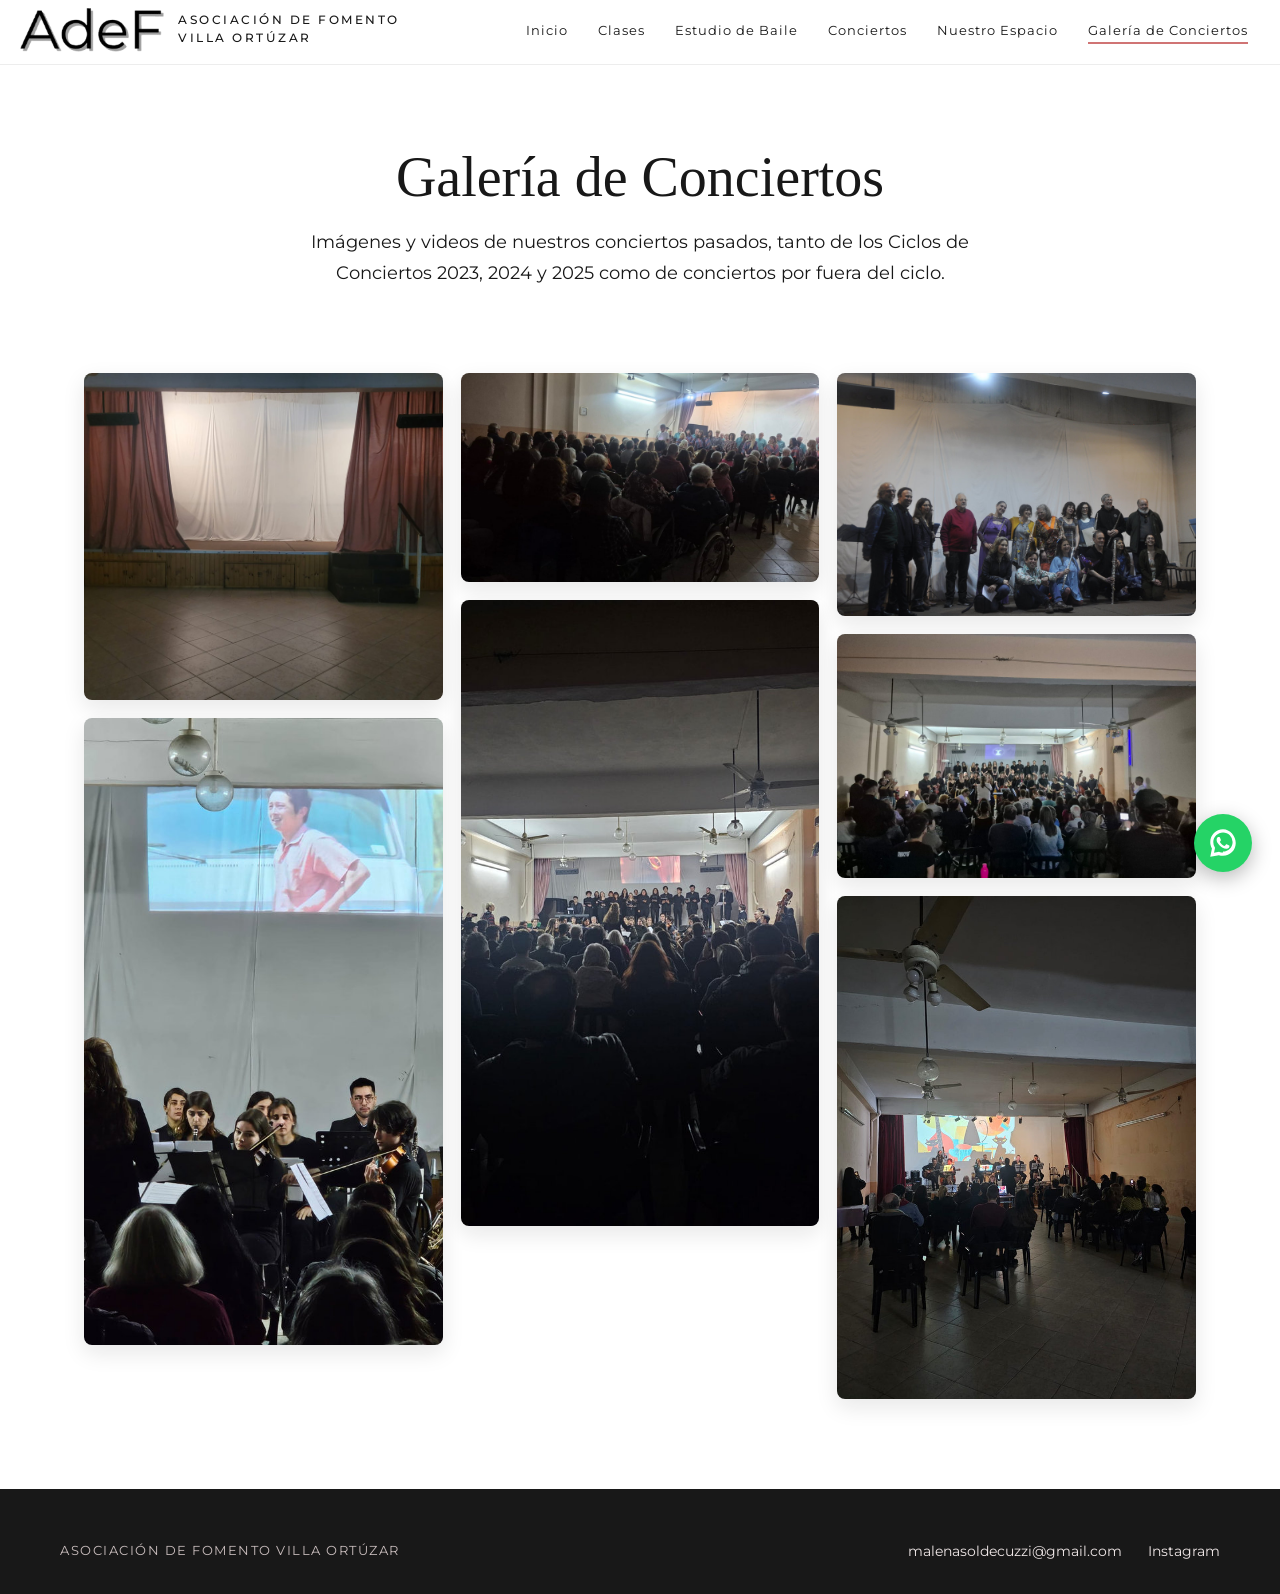
<file: galeria.html>
<!DOCTYPE html>
<html lang="es">
<head>
  <!-- Google tag (gtag.js) -->
  <script async src="https://www.googletagmanager.com/gtag/js?id=AW-18268578575"></script>
  <script>
    window.dataLayer = window.dataLayer || [];
    function gtag(){dataLayer.push(arguments);}
    gtag('js', new Date());

    gtag('config', 'AW-18268578575');
  </script>
  <meta charset="UTF-8" />
  <meta name="viewport" content="width=device-width, initial-scale=1.0" />
  <title>Galería de Conciertos | A de F Villa Ortuzar</title>
  <meta name="description" content="Imágenes y videos de nuestros conciertos pasados: Ciclos de Conciertos 2023, 2024 y 2025." />

  <link rel="preconnect" href="https://fonts.googleapis.com" />
  <link rel="preconnect" href="https://fonts.gstatic.com" crossorigin />
  <link href="https://fonts.googleapis.com/css2?family=Montserrat:wght@300;400;500;600&display=swap" rel="stylesheet" />

  <link rel="icon" type="image/png" href="images/logo-adef.png" />
  <link rel="stylesheet" href="styles.css" />
</head>
<body>

  <!-- ===================== HEADER ===================== -->
  <header class="site-header" id="top">
    <div class="header-inner">
      <a href="index.html" class="brand" aria-label="Asociación de Fomento Villa Ortúzar — Inicio">
        <img class="brand-logo" src="images/logo-adef.png" alt="ADEF" />
        <span class="brand-name">Asociación de Fomento<br />Villa Ortúzar</span>
      </a>

      <button class="nav-toggle" id="navToggle" aria-label="Abrir menú" aria-expanded="false" aria-controls="primary-nav">
        <span></span><span></span><span></span>
      </button>

      <nav class="primary-nav" id="primary-nav" aria-label="Navegación principal">
        <ul>
          <li><a href="index.html">Inicio</a></li>
          <li><a href="clases.html">Clases</a></li>
          <li><a href="estudio-de-baile.html">Estudio de Baile</a></li>
          <li><a href="conciertos.html">Conciertos</a></li>
          <li><a href="nuestro-espacio.html">Nuestro Espacio</a></li>
          <li><a href="galeria.html" class="is-current" aria-current="page">Galería de Conciertos</a></li>
        </ul>
      </nav>
    </div>
  </header>

  <!-- ===================== TÍTULO ===================== -->
  <section class="section intro reveal" id="galeria">
    <h1 class="display-title">Galería de Conciertos</h1>
    <p class="lead">
      Imágenes y videos de nuestros conciertos pasados, tanto de los Ciclos de Conciertos
      2023, 2024 y 2025 como de conciertos por fuera del ciclo.
    </p>
  </section>

  <!-- ===================== GALERÍA ===================== -->
  <div class="gallery reveal">
    <figure><img src="images/gal-1.jpg" alt="Foto de concierto" loading="lazy" /></figure>
    <figure><img src="images/gal-2.jpg" alt="Foto de concierto" loading="lazy" /></figure>
    <figure><img src="images/gal-3.jpg" alt="Foto de concierto" loading="lazy" /></figure>
    <figure><img src="images/gal-4.jpg" alt="Foto de concierto" loading="lazy" /></figure>
    <figure><img src="images/gal-5.jpg" alt="Foto de concierto" loading="lazy" /></figure>
    <figure><img src="images/gal-6.jpg" alt="Foto de concierto" loading="lazy" /></figure>
    <figure><img src="images/gal-7.jpg" alt="Foto de concierto" loading="lazy" /></figure>
  </div>

  <!-- ===================== FOOTER ===================== -->
  <footer class="site-footer">
    <div class="footer-inner">
      <p class="footer-brand">Asociación de Fomento Villa Ortúzar</p>
      <ul class="footer-links" aria-label="Contacto">
        <li><a href="mailto:malenasoldecuzzi@gmail.com">malenasoldecuzzi@gmail.com</a></li>
        <li><a href="https://www.instagram.com/adef.villaortuzar/" target="_blank" rel="noopener">Instagram</a></li>
      </ul>
    </div>
  </footer>

  <!-- Botón flotante de WhatsApp -->
  <a class="wa-fab" href="https://wa.me/91131351262" target="_blank" rel="noopener" aria-label="Escribinos por WhatsApp">
    <svg viewBox="0 0 32 32" fill="currentColor" aria-hidden="true"><path d="M16.04 3C9.4 3 4 8.4 4 15.04c0 2.12.55 4.19 1.6 6.02L4 29l8.13-1.55a12 12 0 0 0 3.9.65h.01C22.68 28.1 28 22.7 28 16.06 28 9.42 22.68 3 16.04 3zm0 22.03h-.01a9.9 9.9 0 0 1-3.4-.62l-.24-.1-4.82.92.94-4.7-.16-.25a9.86 9.86 0 0 1-1.5-5.2C6.99 10.02 11.02 6 16.05 6c2.4 0 4.66.94 6.36 2.64a8.98 8.98 0 0 1 2.63 6.36c0 5.03-4.03 9.03-9 9.03zm5.45-6.77c-.3-.15-1.77-.87-2.04-.97-.27-.1-.47-.15-.67.15-.2.3-.77.97-.94 1.17-.17.2-.35.22-.65.07-.3-.15-1.26-.46-2.4-1.48-.89-.79-1.49-1.77-1.66-2.07-.17-.3-.02-.46.13-.61.13-.13.3-.35.45-.52.15-.17.2-.3.3-.5.1-.2.05-.37-.02-.52-.08-.15-.67-1.62-.92-2.22-.24-.58-.49-.5-.67-.51l-.57-.01c-.2 0-.52.07-.8.37-.27.3-1.04 1.02-1.04 2.48 0 1.46 1.07 2.88 1.22 3.08.15.2 2.1 3.2 5.08 4.49.71.3 1.26.49 1.7.63.71.23 1.36.2 1.87.12.57-.08 1.77-.72 2.02-1.42.25-.7.25-1.3.17-1.42-.07-.13-.27-.2-.57-.35z"/></svg>
  </a>

  <script src="script.js"></script>
  <script src="js/referido.js?v=20261011i"></script>
</body>
</html>
</file>
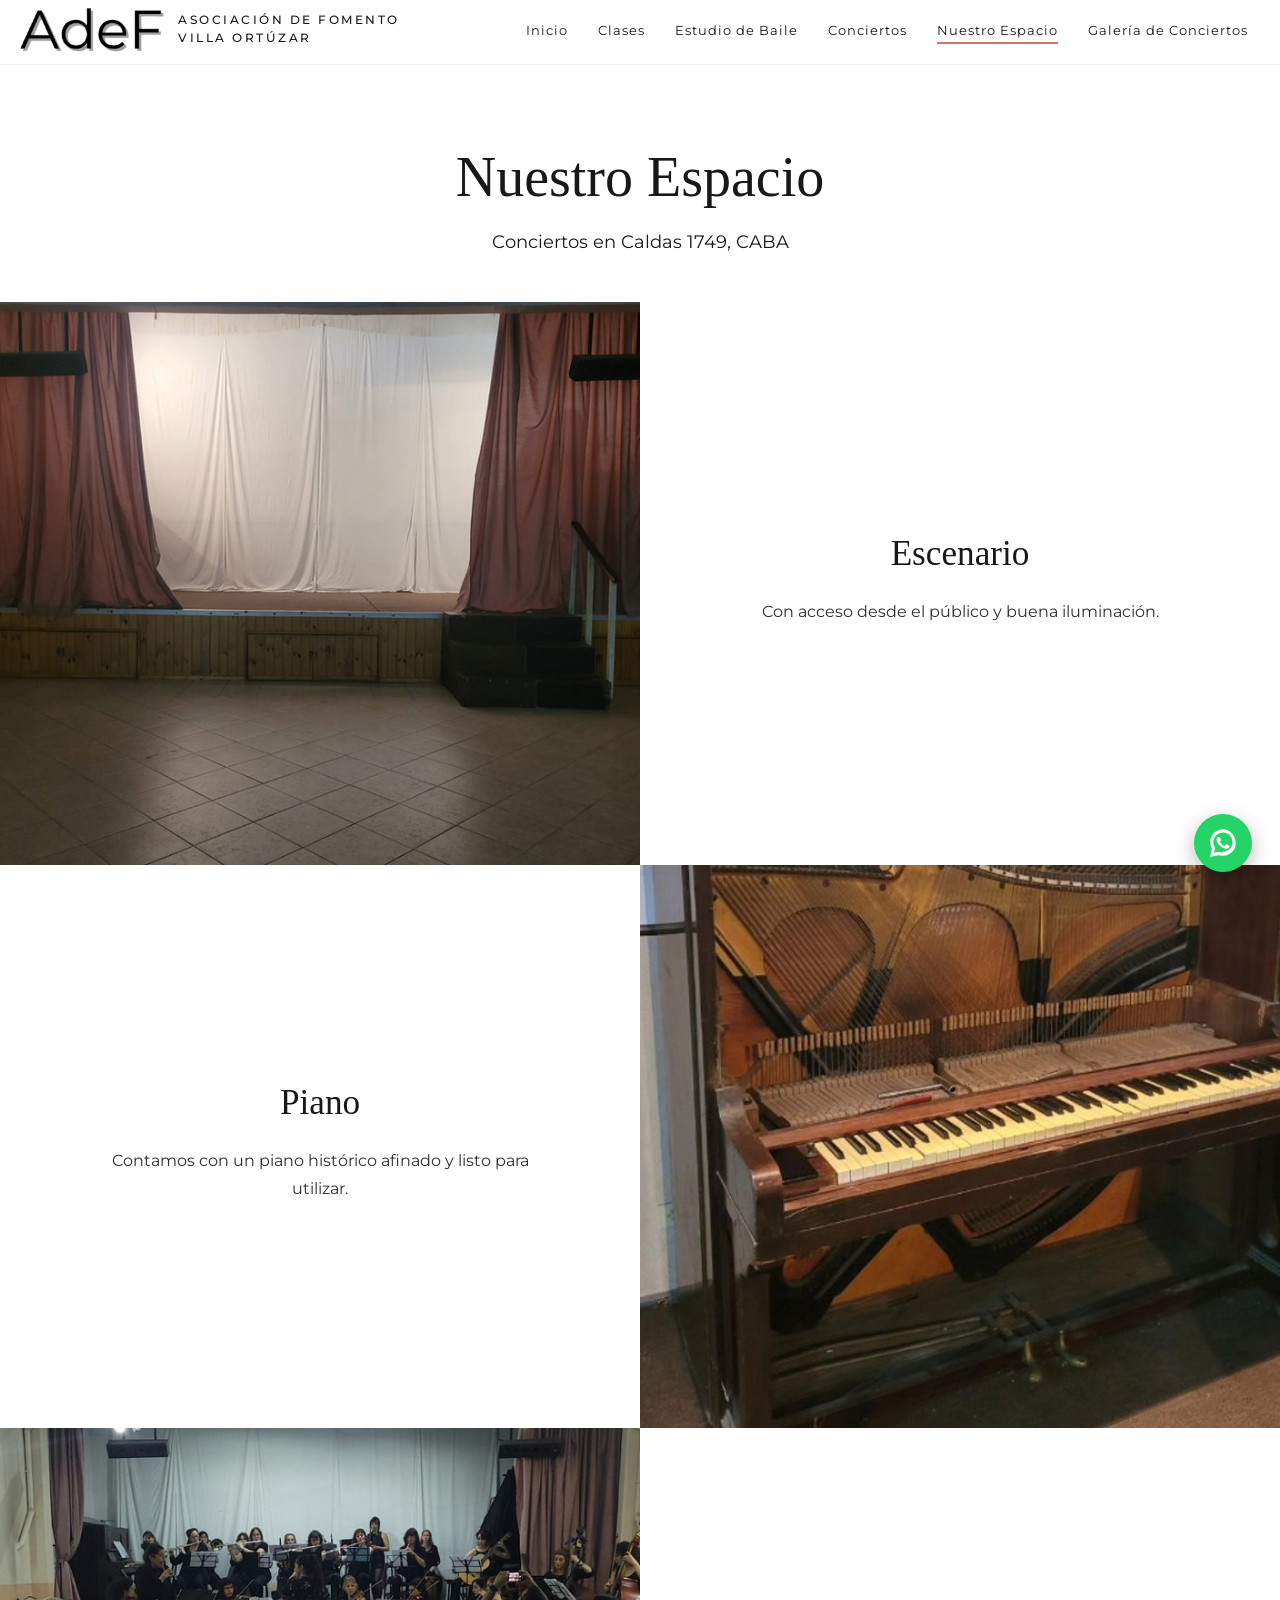
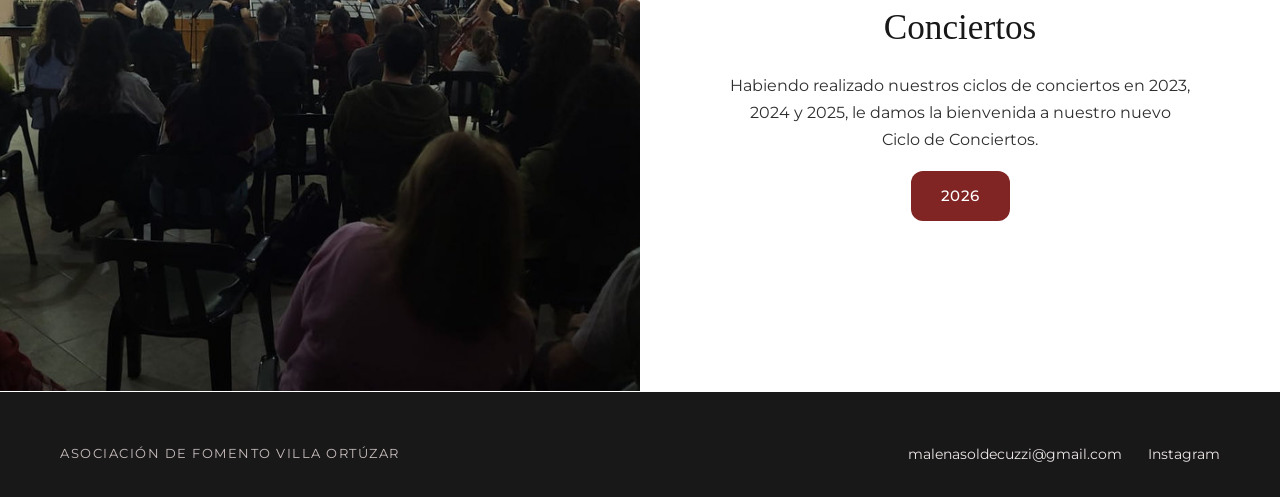
<file: nuestro-espacio.html>
<!DOCTYPE html>
<html lang="es">
<head>
  <!-- Google tag (gtag.js) -->
  <script async src="https://www.googletagmanager.com/gtag/js?id=AW-18268578575"></script>
  <script>
    window.dataLayer = window.dataLayer || [];
    function gtag(){dataLayer.push(arguments);}
    gtag('js', new Date());

    gtag('config', 'AW-18268578575');
  </script>
  <meta charset="UTF-8" />
  <meta name="viewport" content="width=device-width, initial-scale=1.0" />
  <title>Nuestro Espacio | A de F Villa Ortuzar</title>
  <meta name="description" content="Nuestro espacio para conciertos en Caldas 1749, CABA: escenario, piano histórico y ciclo de conciertos." />

  <link rel="preconnect" href="https://fonts.googleapis.com" />
  <link rel="preconnect" href="https://fonts.gstatic.com" crossorigin />
  <link href="https://fonts.googleapis.com/css2?family=Montserrat:wght@300;400;500;600&display=swap" rel="stylesheet" />

  <link rel="icon" type="image/png" href="images/logo-adef.png" />
  <link rel="stylesheet" href="styles.css" />
</head>
<body>

  <!-- ===================== HEADER ===================== -->
  <header class="site-header" id="top">
    <div class="header-inner">
      <a href="index.html" class="brand" aria-label="Asociación de Fomento Villa Ortúzar — Inicio">
        <img class="brand-logo" src="images/logo-adef.png" alt="ADEF" />
        <span class="brand-name">Asociación de Fomento<br />Villa Ortúzar</span>
      </a>

      <button class="nav-toggle" id="navToggle" aria-label="Abrir menú" aria-expanded="false" aria-controls="primary-nav">
        <span></span><span></span><span></span>
      </button>

      <nav class="primary-nav" id="primary-nav" aria-label="Navegación principal">
        <ul>
          <li><a href="index.html">Inicio</a></li>
          <li><a href="clases.html">Clases</a></li>
          <li><a href="estudio-de-baile.html">Estudio de Baile</a></li>
          <li><a href="conciertos.html">Conciertos</a></li>
          <li><a href="nuestro-espacio.html" class="is-current" aria-current="page">Nuestro Espacio</a></li>
          <li><a href="galeria.html">Galería de Conciertos</a></li>
        </ul>
      </nav>
    </div>
  </header>

  <!-- ===================== TÍTULO ===================== -->
  <section class="section intro reveal" id="nuestro-espacio">
    <h1 class="display-title">Nuestro Espacio</h1>
    <p class="lead">Conciertos en Caldas 1749, CABA</p>
  </section>

  <!-- ===================== FILAS ALTERNADAS ===================== -->
  <div class="feature-rows">
    <article class="feature-row reveal">
      <div class="feature-media"><img src="images/espacio-escenario.jpg" alt="Escenario con cortinas" loading="lazy" /></div>
      <div class="feature-text">
        <h2>Escenario</h2>
        <p>Con acceso desde el público y buena iluminación.</p>
      </div>
    </article>

    <article class="feature-row reveal">
      <div class="feature-media"><img src="images/espacio-piano.jpg" alt="Piano histórico" loading="lazy" /></div>
      <div class="feature-text">
        <h2>Piano</h2>
        <p>Contamos con un piano histórico afinado y listo para utilizar.</p>
      </div>
    </article>

    <article class="feature-row reveal">
      <div class="feature-media"><img src="images/espacio-conciertos.jpg" alt="Público en un concierto" loading="lazy" /></div>
      <div class="feature-text">
        <h2>Conciertos</h2>
        <p>
          Habiendo realizado nuestros ciclos de conciertos en 2023, 2024 y 2025,
          le damos la bienvenida a nuestro nuevo Ciclo de Conciertos.
        </p>
        <a class="btn-rect" href="conciertos.html">2026</a>
      </div>
    </article>
  </div>


  <!-- ===================== FOOTER ===================== -->
  <footer class="site-footer">
    <div class="footer-inner">
      <p class="footer-brand">Asociación de Fomento Villa Ortúzar</p>
      <ul class="footer-links" aria-label="Contacto">
        <li><a href="mailto:malenasoldecuzzi@gmail.com">malenasoldecuzzi@gmail.com</a></li>
        <li><a href="https://www.instagram.com/adef.villaortuzar/" target="_blank" rel="noopener">Instagram</a></li>
      </ul>
    </div>
  </footer>

  <!-- Botón flotante de WhatsApp -->
  <a class="wa-fab" href="https://wa.me/91131351262" target="_blank" rel="noopener" aria-label="Escribinos por WhatsApp">
    <svg viewBox="0 0 32 32" fill="currentColor" aria-hidden="true"><path d="M16.04 3C9.4 3 4 8.4 4 15.04c0 2.12.55 4.19 1.6 6.02L4 29l8.13-1.55a12 12 0 0 0 3.9.65h.01C22.68 28.1 28 22.7 28 16.06 28 9.42 22.68 3 16.04 3zm0 22.03h-.01a9.9 9.9 0 0 1-3.4-.62l-.24-.1-4.82.92.94-4.7-.16-.25a9.86 9.86 0 0 1-1.5-5.2C6.99 10.02 11.02 6 16.05 6c2.4 0 4.66.94 6.36 2.64a8.98 8.98 0 0 1 2.63 6.36c0 5.03-4.03 9.03-9 9.03zm5.45-6.77c-.3-.15-1.77-.87-2.04-.97-.27-.1-.47-.15-.67.15-.2.3-.77.97-.94 1.17-.17.2-.35.22-.65.07-.3-.15-1.26-.46-2.4-1.48-.89-.79-1.49-1.77-1.66-2.07-.17-.3-.02-.46.13-.61.13-.13.3-.35.45-.52.15-.17.2-.3.3-.5.1-.2.05-.37-.02-.52-.08-.15-.67-1.62-.92-2.22-.24-.58-.49-.5-.67-.51l-.57-.01c-.2 0-.52.07-.8.37-.27.3-1.04 1.02-1.04 2.48 0 1.46 1.07 2.88 1.22 3.08.15.2 2.1 3.2 5.08 4.49.71.3 1.26.49 1.7.63.71.23 1.36.2 1.87.12.57-.08 1.77-.72 2.02-1.42.25-.7.25-1.3.17-1.42-.07-.13-.27-.2-.57-.35z"/></svg>
  </a>

  <script src="script.js"></script>
  <script src="js/referido.js?v=20261011i"></script>
</body>
</html>
</file>
<file: styles.css>
/* ============================================================
   A de F Villa Ortúzar — Estudio de Baile
   Réplica del sitio original (Wix).
   Tipografías: Palatino Linotype (titulares serif) + Montserrat (cuerpo).
   Paleta: blanco / casi negro #181818 / rosa-rojo #d07474.
   ============================================================ */

:root {
  --ink:        #181818;   /* texto y botones        */
  --ink-soft:   #2e2e2e;   /* texto secundario       */
  --rose:       #d07474;   /* acento rosa-rojo       */
  --rose-soft:  #e7b7b7;
  --paper:      #ffffff;
  --line:       #ededed;

  --serif: "Palatino Linotype", "Book Antiqua", Palatino, "URW Palladio L", P052, "Times New Roman", serif;
  --sans:  "Montserrat", -apple-system, "Segoe UI", Helvetica, Arial, sans-serif;

  --maxw: 1160px;
  --ease: cubic-bezier(.22, .61, .36, 1);
}

* { box-sizing: border-box; }
html { scroll-behavior: smooth; }

body {
  margin: 0;
  font-family: var(--sans);
  font-weight: 400;
  color: var(--ink);
  background: var(--paper);
  line-height: 1.7;
  -webkit-font-smoothing: antialiased;
}

img { display: block; max-width: 100%; }
a   { color: inherit; }

/* ============================ HEADER ============================ */
.site-header {
  position: sticky;
  top: 0;
  z-index: 100;
  background: rgba(255, 255, 255, .94);
  backdrop-filter: saturate(180%) blur(8px);
  border-bottom: 1px solid var(--line);
}
.header-inner {
  max-width: none;            /* ancho completo de la página */
  margin: 0;
  padding: 8px 32px 12px 20px; /* algo de aire a la izquierda y abajo */
  display: flex;
  align-items: center;
  justify-content: space-between;
  gap: 24px;
}
.brand {
  display: flex;
  align-items: center;
  gap: 14px;
  text-decoration: none;
  color: var(--ink);
  white-space: nowrap;
  padding: 0;               /* sin padding: logo arriba a la izquierda */
}
.brand-logo {
  height: 44px;
  width: auto;
  flex: none;
  display: block;
}
.brand-name {
  font-family: var(--sans);
  font-weight: 500;
  font-size: .74rem;
  letter-spacing: 2.5px;
  text-transform: uppercase;
  line-height: 1.5;
}

/* Nav */
.primary-nav ul {
  list-style: none;
  display: flex;
  gap: 30px;
  margin: 0;
  padding: 0;
}
.primary-nav a {
  position: relative;
  text-decoration: none;
  font-size: .8rem;
  letter-spacing: 1px;
  color: var(--ink);
  padding: 6px 0;
  white-space: nowrap;           /* cada item en un solo renglón */
  transition: color .25s var(--ease);
}
.primary-nav a::after {
  content: "";
  position: absolute;
  left: 0; bottom: 0;
  width: 100%; height: 2px;
  background: var(--rose);
  transform: scaleX(0);
  transform-origin: left;
  transition: transform .3s var(--ease);
}
.primary-nav a:hover { color: var(--rose); }
.primary-nav a:hover::after { transform: scaleX(1); }
.primary-nav a.is-current::after { transform: scaleX(1); }

/* Hamburguesa */
.nav-toggle {
  display: none;
  flex-direction: column;
  justify-content: center;
  gap: 5px;
  width: 42px; height: 42px;
  border: 0; background: transparent; cursor: pointer; padding: 8px;
}
.nav-toggle span {
  display: block; height: 2px; width: 100%;
  background: var(--ink); border-radius: 2px;
  transition: transform .3s var(--ease), opacity .2s var(--ease);
}
.nav-toggle[aria-expanded="true"] span:nth-child(1) { transform: translateY(7px) rotate(45deg); }
.nav-toggle[aria-expanded="true"] span:nth-child(2) { opacity: 0; }
.nav-toggle[aria-expanded="true"] span:nth-child(3) { transform: translateY(-7px) rotate(-45deg); }

/* ============================ HERO (bola de disco) ============================ */
.hero {
  width: 100%;
  overflow: hidden;
  line-height: 0;
}
.hero img {
  width: 100%;
  height: clamp(240px, 28vw, 400px);
  object-fit: cover;
  object-position: center;
}

/* ============================ SECCIONES ============================ */
.section {
  max-width: var(--maxw);
  margin: 0 auto;
  padding: 0 24px;
}
.intro {
  text-align: center;
  padding-top: clamp(48px, 7vw, 80px);
  padding-bottom: clamp(28px, 4vw, 44px);
}

.display-title {
  font-family: var(--serif);
  font-weight: 400;
  font-size: clamp(2.6rem, 6vw, 3.5rem);
  line-height: 1.15;
  color: var(--ink);
  margin: 0 0 18px;
}
.section-title {
  font-family: var(--sans);
  font-weight: 400;
  font-size: clamp(1.35rem, 3vw, 1.5rem);
  letter-spacing: .5px;
  color: var(--ink);
  margin: 0 0 22px;
}
.lead {
  font-family: var(--sans);
  font-weight: 400;
  font-size: clamp(1rem, 2vw, 1.125rem);
  color: var(--ink);
  margin: 0 auto;
  max-width: 720px;
}
.lead-soft {
  margin-top: 16px;
  color: var(--ink-soft);
}

/* ============================ CARDS ============================ */
.cards-wrap { padding-top: 8px; padding-bottom: clamp(40px, 7vw, 80px); }
.cards {
  display: grid;
  grid-template-columns: repeat(3, 1fr);
  gap: 40px;
}
.card {
  display: flex;
  flex-direction: column;
  text-align: left;
}
.card-media {
  overflow: hidden;
  border-radius: 8px;
  aspect-ratio: 4 / 3;
  box-shadow: 0 8px 22px rgba(24, 24, 24, .08);
}
.card-media img {
  width: 100%; height: 100%;
  object-fit: cover;
  transition: transform .6s var(--ease);
}
.card:hover .card-media img { transform: scale(1.07); }

.card-title {
  font-family: var(--serif);
  font-weight: 400;
  font-size: 1.35rem;
  color: var(--ink);
  margin: 22px 0 12px;
}
.card-text {
  font-family: var(--sans);
  font-weight: 400;
  font-size: .95rem;
  color: var(--ink-soft);
  margin: 0 0 22px;
  flex: 1;
}
.card-text--soon {
  font-style: italic;
  color: var(--rose);
}

/* ============================ BOTÓN "Bailá" ============================ */
.btn {
  align-self: flex-start;
  display: inline-block;
  text-decoration: none;
  font-family: var(--sans);
  font-weight: 500;
  letter-spacing: .5px;
  font-size: .92rem;
  color: #fff;
  background: var(--ink);
  padding: 11px 34px;
  border-radius: 50px;
  position: relative;
  overflow: hidden;
  z-index: 0;
  transition: transform .25s var(--ease), box-shadow .25s var(--ease), color .25s var(--ease);
}
/* relleno rosa que sube en hover */
.btn::before {
  content: "";
  position: absolute; inset: 0;
  background: var(--rose);
  transform: translateY(101%);
  transition: transform .3s var(--ease);
  z-index: -1;
}
.btn:hover {
  transform: translateY(-2px);
  box-shadow: 0 10px 20px rgba(208, 116, 116, .35);
}
.btn:hover::before { transform: translateY(0); }
.btn:active { transform: translateY(0); }

/* ============================ BANDA MERIENDA ============================ */
.merienda {
  position: relative;
  margin-top: clamp(20px, 4vw, 40px);
  min-height: clamp(280px, 34vw, 460px);
  display: flex;
  align-items: center;
  justify-content: center;
  overflow: hidden;
}
.merienda-bg {
  position: absolute;
  inset: 0;
  width: 100%; height: 100%;
  object-fit: cover;
  z-index: 0;
}
.merienda-card {
  position: relative;
  z-index: 1;
  background: rgba(255, 255, 255, .94);
  max-width: 560px;
  margin: 24px;
  padding: clamp(28px, 4vw, 44px) clamp(26px, 4vw, 48px);
  text-align: center;
  box-shadow: 0 18px 50px rgba(24, 24, 24, .22);
}
.merienda-card p {
  font-family: var(--serif);
  font-size: clamp(1.15rem, 2.4vw, 1.5rem);
  line-height: 1.45;
  color: var(--ink);
  margin: 0;
}

/* ============================ APOYAN NUESTROS PROYECTOS ============================ */
.sponsors {
  max-width: var(--maxw);
  margin: 0 auto;
  padding: clamp(50px, 8vw, 90px) 24px;
  text-align: center;
}
.sponsors-title {
  font-family: var(--serif);
  font-weight: 400;
  font-size: clamp(1.9rem, 4.5vw, 2.5rem);
  color: var(--rose);
  margin: 0 0 36px;
}
.sponsors-logos {
  display: flex;
  flex-wrap: wrap;
  align-items: center;
  justify-content: center;
  gap: 40px;
}
.sponsors-logos img {
  max-height: 130px;
  width: auto;
  border-radius: 8px;
  filter: saturate(.98);
  transition: transform .3s var(--ease);
}
.sponsors-logos img:hover { transform: scale(1.05); }

/* ============================ FOOTER ============================ */
.site-footer {
  background: var(--ink);
  color: #efe7e7;
  padding: 48px 24px 30px;
}
.footer-inner {
  max-width: var(--maxw);
  margin: 0 auto;
  display: flex;
  flex-wrap: wrap;
  align-items: center;
  justify-content: space-between;
  gap: 18px;
}
.footer-brand {
  margin: 0;
  font-size: .82rem;
  letter-spacing: 1.5px;
  text-transform: uppercase;
  color: #c9bdbd;
}
.footer-links {
  list-style: none;
  display: flex;
  flex-wrap: wrap;
  gap: 26px;
  margin: 0; padding: 0;
}
.footer-links a {
  text-decoration: none;
  color: #efe7e7;
  font-size: .9rem;
  position: relative;
  transition: color .25s var(--ease);
}
.footer-links a::after {
  content: "";
  position: absolute; left: 0; bottom: -4px;
  width: 100%; height: 1px;
  background: var(--rose);
  transform: scaleX(0); transform-origin: left;
  transition: transform .3s var(--ease);
}
.footer-links a:hover { color: var(--rose); }
.footer-links a:hover::after { transform: scaleX(1); }
.footer-date {
  max-width: var(--maxw);
  margin: 30px auto 0;
  padding-top: 20px;
  border-top: 1px solid rgba(255, 255, 255, .12);
  text-align: center;
  font-size: .8rem;
  color: #9c9090;
}

/* ============================================================
   PÁGINAS INTERNAS — estilos compartidos
   ============================================================ */

/* Hero con banda de imagen y texto superpuesto (Inicio, etc.) */
.hero-banner {
  position: relative;
  display: flex;
  align-items: center;
  justify-content: center;
  text-align: center;
  min-height: clamp(300px, 36vw, 480px);
  overflow: hidden;
}
.hero-banner-bg {
  position: absolute; inset: 0;
  width: 100%; height: 100%;
  object-fit: cover;
  z-index: 0;
}
/* Banda roja (Inicio): degradado de respaldo si el video no carga */
.hero-red {
  background:
    radial-gradient(125% 140% at 36% 28%, #b83139 0%, #8c2126 34%, #5d1818 64%, #300d0d 100%);
}
/* Video de fondo del hero (Inicio) */
.hero-banner-video {
  position: absolute;
  inset: 0;
  width: 100%;
  height: 100%;
  object-fit: cover;
  z-index: 0;
}
/* Velo para legibilidad del título blanco sobre el video */
.hero-banner-overlay {
  position: absolute;
  inset: 0;
  z-index: 0;
  background: linear-gradient(180deg, rgba(48, 13, 13, .45) 0%, rgba(48, 13, 13, .60) 100%);
}
.hero-banner-inner { position: relative; z-index: 1; padding: 24px; }
.hero-banner-title {
  font-family: var(--serif);
  font-weight: 400;
  color: #fff;
  font-size: clamp(1.9rem, 4.5vw, 2.9rem);
  line-height: 1.25;
  letter-spacing: 2px;
  text-transform: uppercase;
  margin: 0 0 26px;
  text-shadow: 0 2px 18px rgba(0, 0, 0, .35);
}

/* Botón rectangular rojo oscuro (estilo home) */
.btn-rect {
  --bg: #812424;
  display: inline-block;
  text-decoration: none;
  font-family: var(--sans);
  font-weight: 500;
  letter-spacing: .5px;
  font-size: .95rem;
  color: #fff;
  background: var(--bg);
  padding: 12px 30px;
  border-radius: 12px;
  position: relative;
  overflow: hidden;
  z-index: 0;
  transition: transform .25s var(--ease), box-shadow .25s var(--ease);
}
.btn-rect::before {
  content: ""; position: absolute; inset: 0;
  background: #6f2525;
  transform: translateY(101%);
  transition: transform .3s var(--ease);
  z-index: -1;
}
.btn-rect:hover { transform: translateY(-2px); box-shadow: 0 12px 24px rgba(111, 37, 37, .45); }
.btn-rect:hover::before { transform: translateY(0); }

/* Sección Bienvenidos (fondo oscuro, imagen + tarjeta blanca) */
.welcome {
  background: var(--ink);
  padding: clamp(40px, 6vw, 72px) 0;
}
.welcome-inner {
  max-width: var(--maxw);
  margin: 0 auto;
  padding: 0 24px;
  display: grid;
  grid-template-columns: 1.05fr .95fr;
  align-items: center;
  gap: 0;
}
.welcome-media {
  overflow: hidden;
  border-radius: 6px 0 0 6px;
  align-self: stretch;
  min-height: 280px;
}
.welcome-media img { width: 100%; height: 100%; object-fit: cover; }
.welcome-card {
  background: #fff;
  padding: clamp(30px, 4vw, 52px);
  border-radius: 0 6px 6px 0;
  box-shadow: 0 24px 60px rgba(0, 0, 0, .35);
}
.welcome-card h2 {
  font-family: var(--serif);
  font-weight: 400;
  font-size: clamp(1.7rem, 3.5vw, 2.2rem);
  margin: 0 0 18px;
  color: var(--ink);
}
.welcome-card p {
  font-family: var(--sans);
  color: var(--ink-soft);
  margin: 0 0 26px;
}
.welcome-links {
  display: flex;
  flex-wrap: wrap;
  gap: 28px;
}
.welcome-links a {
  text-decoration: none;
  font-family: var(--sans);
  font-size: .82rem;
  letter-spacing: 1.5px;
  text-transform: uppercase;
  color: var(--ink);
  position: relative;
  padding-bottom: 4px;
  transition: color .25s var(--ease);
}
.welcome-links a::after {
  content: ""; position: absolute; left: 0; bottom: 0;
  width: 100%; height: 2px; background: var(--rose);
  transform: scaleX(0); transform-origin: left;
  transition: transform .3s var(--ease);
}
.welcome-links a:hover { color: var(--rose); }
.welcome-links a:hover::after { transform: scaleX(1); }

/* Hero partido: panel gris a la izquierda + imagen (Clases) */
.split-hero {
  position: relative;
  min-height: clamp(320px, 38vw, 460px);
  display: flex;
  align-items: center;
  background-size: cover;
  background-position: center right;
}
.split-hero-panel {
  background: rgba(214, 209, 209, .92);
  max-width: 480px;
  margin: clamp(24px, 5vw, 60px);
  padding: clamp(28px, 4vw, 48px);
  border-radius: 4px;
}
.split-hero-panel h1 {
  font-family: var(--serif);
  font-weight: 400;
  font-size: clamp(2.2rem, 5vw, 3rem);
  margin: 0 0 18px;
  color: var(--ink);
}
.split-hero-panel p {
  font-family: var(--sans);
  color: var(--ink-soft);
  margin: 0 0 26px;
}

/* Hero con banda de imagen + tarjeta blanca a la derecha (Conciertos) */
.banner-hero {
  position: relative;
  display: flex;
  align-items: center;
  justify-content: center;
  min-height: clamp(360px, 40vw, 540px);
  padding: clamp(40px, 6vw, 80px) 0;
  overflow: hidden;
}
.banner-hero-veil {
  position: absolute;
  inset: 0;
  z-index: 0;
  background: linear-gradient(180deg, rgba(40, 10, 10, .45), rgba(28, 8, 8, .58));
}
/* Efecto de superposición: foto + tarjeta sobre el video */
.conc-stack {
  position: relative;
  z-index: 2;
  width: 100%;
  max-width: 1300px;
  margin: 0 auto;
  padding: 0 clamp(16px, 4vw, 40px);
  display: flex;
  align-items: flex-start;     /* foto arriba */
}
.conc-photo {
  width: 60%;                  /* foto ancha y baja (panorámica) */
  flex: none;
  aspect-ratio: 2 / 1;
  object-fit: cover;
  border-radius: 2px;
  box-shadow: 0 24px 55px rgba(0, 0, 0, .55);
}
.conc-card {
  position: relative;
  z-index: 3;
  width: 56%;                  /* tarjeta ancha */
  margin-left: -16%;           /* pisa la esquina de la foto */
  margin-top: clamp(64px, 9vw, 140px);  /* tarjeta más abajo-derecha */
  background: #fff;
  padding: clamp(30px, 3.5vw, 52px);
  border-radius: 2px;
  box-shadow: 0 24px 60px rgba(0, 0, 0, .35);
}
.conc-card h1 {
  font-family: var(--serif);
  font-weight: 400;
  font-size: clamp(2.2rem, 4.5vw, 3rem);
  margin: 0 0 18px;
  color: var(--ink);
}
.conc-card p { font-family: var(--sans); color: var(--ink-soft); font-size: 1.02rem; line-height: 1.65; margin: 0 0 28px; }

/* Subtítulo centrado del hero (Conciertos sobre el video) */
.hero-banner-sub {
  font-family: var(--sans);
  color: rgba(255, 255, 255, .92);
  font-size: clamp(.95rem, 2vw, 1.1rem);
  line-height: 1.6;
  max-width: 640px;
  margin: 0 auto 30px;
  text-shadow: 0 2px 12px rgba(0, 0, 0, .45);
}

/* Botón "Entradas" dentro de las tarjetas de evento */
.tile .btn-rect { margin-top: 18px; align-self: flex-start; font-size: .85rem; padding: 9px 24px; }

/* Ancla de Melodías Eternas: compensar el header fijo al llegar desde el inicio */
#melodias-eternas { scroll-margin-top: 90px; }
.sponsors-logos a { display: inline-block; line-height: 0; }

/* Franja "Con el apoyo de" + logo (Melodías Eternas) */
.lepi-support { display: flex; align-items: center; gap: 12px; margin: 6px 0 4px; }
.lepi-support span {
  font-family: var(--sans);
  font-size: .7rem;
  letter-spacing: 1.5px;
  text-transform: uppercase;
  color: #9a8f8f;
}
.lepi-support img { width: 70px; height: auto; display: block; }

/* Banda de Precios (oscura) */
.precios {
  background: var(--ink);
  color: #efe7e7;
  text-align: center;
  padding: clamp(48px, 7vw, 84px) 24px;
}
.precios h2 {
  font-family: var(--serif);
  font-weight: 400;
  font-size: clamp(1.8rem, 4vw, 2.4rem);
  margin: 0 0 28px;
  color: #fff;
}
.precios-list {
  list-style: none; margin: 0; padding: 0;
  display: flex; flex-wrap: wrap; gap: 36px; justify-content: center;
  font-family: var(--sans);
}
.precios-list li { font-size: 1.05rem; letter-spacing: .5px; }
.precios-list strong {
  display: block;
  font-family: var(--serif);
  font-size: 1.6rem;
  color: var(--rose);
  margin-top: 6px;
  font-weight: 400;
}

/* Grilla de clases (cajas con borde) */
.class-grid {
  max-width: var(--maxw);
  margin: 0 auto;
  padding: clamp(20px, 4vw, 40px) 24px clamp(50px, 8vw, 90px);
  display: grid;
  grid-template-columns: repeat(4, 1fr);
  gap: 24px;
}
.class-box {
  border: 1px solid var(--line);
  border-radius: 10px;
  padding: 26px 22px;
  background: #fff;
  display: flex;
  flex-direction: column;
  gap: 10px;
  transition: transform .3s var(--ease), box-shadow .3s var(--ease), border-color .3s var(--ease);
}
.class-box:hover {
  transform: translateY(-6px);
  box-shadow: 0 16px 32px rgba(24, 24, 24, .10);
  border-color: var(--rose-soft);
}
.class-box h3 {
  font-family: var(--serif);
  font-weight: 400;
  font-size: 1.3rem;
  color: var(--ink);
  margin: 0;
}
.class-box p {
  font-family: var(--sans);
  font-size: .92rem;
  color: var(--ink-soft);
  margin: 0;
  flex: 1;
}
.class-box a {
  font-family: var(--sans);
  font-size: .9rem;
  color: var(--rose);
  text-decoration: none;
  transition: color .25s var(--ease);
}
.class-box a:hover { color: var(--ink); text-decoration: underline; }

/* Filas alternadas imagen/texto (Nuestro Espacio) */
.feature-rows {
  max-width: var(--maxw);
  margin: 0 auto;
  padding: clamp(20px, 4vw, 40px) 24px clamp(40px, 7vw, 70px);
  display: flex;
  flex-direction: column;
  gap: clamp(28px, 5vw, 56px);
}
.feature-row {
  display: grid;
  grid-template-columns: 1fr 1fr;
  align-items: center;
  gap: clamp(24px, 5vw, 64px);
}
.feature-row .feature-media {
  overflow: hidden;
  border-radius: 8px;
  aspect-ratio: 3 / 2;
  box-shadow: 0 14px 34px rgba(24, 24, 24, .12);
}
.feature-row .feature-media img {
  width: 100%; height: 100%; object-fit: cover;
  transition: transform .7s var(--ease);
}
.feature-row:hover .feature-media img { transform: scale(1.05); }
.feature-row .feature-text { text-align: center; padding: 12px; }
.feature-row .feature-text h2 {
  font-family: var(--serif);
  font-weight: 400;
  font-size: clamp(1.6rem, 3.5vw, 2.2rem);
  margin: 0 0 14px;
  color: var(--ink);
}
.feature-row .feature-text p {
  font-family: var(--sans);
  color: var(--ink-soft);
  margin: 0 auto 18px;
  max-width: 360px;
}
/* zigzag: en filas pares, la imagen va a la derecha */
.feature-row:nth-child(even) .feature-media { order: 2; }

/* Sección CONTACTO */
.contacto {
  max-width: var(--maxw);
  margin: 0 auto;
  padding: clamp(50px, 8vw, 88px) 24px;
  text-align: center;
}
.contacto-title {
  font-family: var(--serif);
  font-weight: 400;
  font-size: clamp(1.9rem, 4.5vw, 2.5rem);
  color: var(--rose);
  margin: 0 0 26px;
}
.contacto-list {
  list-style: none;
  margin: 0; padding: 0;
  display: flex;
  flex-direction: column;
  gap: 12px;
  font-family: var(--sans);
  font-size: 1.02rem;
  color: var(--ink-soft);
}
.contacto-list a { color: var(--ink-soft); text-decoration: none; transition: color .25s var(--ease); }
.contacto-list a:hover { color: var(--rose); }

/* Grilla genérica de proyectos/eventos (Conciertos, Clases, etc.) */
.tiles {
  max-width: var(--maxw);
  margin: 0 auto;
  padding: clamp(30px, 5vw, 60px) 24px clamp(50px, 8vw, 90px);
  display: grid;
  grid-template-columns: repeat(3, 1fr);
  gap: 40px;
}
.tile { display: flex; flex-direction: column; text-align: left; }
.tile-media {
  overflow: hidden; border-radius: 8px; aspect-ratio: 4 / 3;
  box-shadow: 0 8px 22px rgba(24, 24, 24, .08);
}
.tile-media img { width: 100%; height: 100%; object-fit: cover; transition: transform .6s var(--ease); }
.tile:hover .tile-media img { transform: scale(1.07); }
.tile-title {
  font-family: var(--serif); font-weight: 400; font-size: 1.3rem;
  color: var(--ink); margin: 20px 0 10px;
}
.tile-text { font-family: var(--sans); font-size: .95rem; color: var(--ink-soft); margin: 0; }

/* ===================== REVEAL ON SCROLL =====================
   El estado oculto sólo se aplica cuando JS está activo (.js).
   Sin JS, o si el observer falla, el contenido se ve igual. */
.js .reveal {
  opacity: 0;
  transform: translateY(26px);
  transition: opacity .7s var(--ease), transform .7s var(--ease);
  will-change: opacity, transform;
}
.js .reveal.is-visible { opacity: 1; transform: none; }
.js .cards .card:nth-child(2) { transition-delay: .08s; }
.js .cards .card:nth-child(3) { transition-delay: .16s; }

/* ============================ RESPONSIVE ============================ */
@media (max-width: 900px) {
  .cards { grid-template-columns: repeat(2, 1fr); gap: 30px; }
  .cards .card:nth-child(3) { transition-delay: 0s; }
  .tiles { grid-template-columns: repeat(2, 1fr); gap: 30px; }
  .class-grid { grid-template-columns: repeat(2, 1fr); }
}

@media (max-width: 720px) {
  .nav-toggle { display: flex; }
  .brand-name { display: none; }   /* en mobile solo el logo */
  .brand-logo { height: 40px; }
  .primary-nav {
    position: fixed;
    inset: 70px 0 auto 0;
    background: #fff;
    border-bottom: 1px solid var(--line);
    box-shadow: 0 12px 24px rgba(24,24,24,.08);
    transform: translateY(-12px);
    opacity: 0;
    pointer-events: none;
    transition: transform .3s var(--ease), opacity .3s var(--ease);
  }
  .primary-nav.open { transform: translateY(0); opacity: 1; pointer-events: auto; }
  .primary-nav ul { flex-direction: column; gap: 0; padding: 8px 24px 18px; }
  .primary-nav li { border-bottom: 1px solid var(--line); }
  .primary-nav li:last-child { border-bottom: 0; }
  .primary-nav a { display: block; padding: 14px 0; }
  .primary-nav a::after { display: none; }

  .cards { grid-template-columns: 1fr; max-width: 420px; margin: 0 auto; }
  .card { text-align: center; }
  .btn { align-self: center; }
  .footer-inner { flex-direction: column; text-align: center; }

  .welcome-inner { grid-template-columns: 1fr; }
  .welcome-media { border-radius: 6px 6px 0 0; min-height: 220px; }
  .welcome-card { border-radius: 0 0 6px 6px; }
  .welcome-links { justify-content: center; }

  .tiles { grid-template-columns: 1fr; max-width: 420px; margin: 0 auto; }
  .tile { text-align: center; }

  .split-hero-panel { max-width: none; margin: 16px; }
  .class-grid { grid-template-columns: 1fr; max-width: 420px; margin: 0 auto; }

  .conc-stack { flex-direction: column; max-width: 460px; align-items: stretch; }
  .conc-photo { width: 100%; aspect-ratio: 16 / 10; }
  .conc-card { width: 88%; margin-left: auto; margin-right: auto; margin-top: -34px; }
  .tile .btn-rect { align-self: center; }

  .feature-row { grid-template-columns: 1fr; gap: 20px; }
  .feature-row:nth-child(even) .feature-media { order: 0; }
}

@media (prefers-reduced-motion: reduce) {
  html { scroll-behavior: auto; }
  .reveal { opacity: 1; transform: none; transition: none; }
  *, *::before, *::after { transition-duration: .01ms !important; }
}

/* ============================================================
   AJUSTES POSTERIORES (revisión)
   ============================================================ */

/* Palabras destacadas en color (Estudio de Baile) */
.c-orange  { color: #e0982e; }
.c-purple  { color: #9b59b6; }
.c-red     { color: #c0392b; }
.c-blue    { color: #4a78c0; }
.c-mauve   { color: #b07cc6; }
.c-magenta { color: #d6418f; }
.c-pink    { color: #e07ab5; }
.c-skyblue { color: #6fb3d6; }

/* Acento cálido para titulares serif de tarjetas/secciones */
.card-title,
.tile-title,
.class-box h3,
.feature-text h2,
.welcome-card h2 { color: #8c2126; }

/* --- Color sobre el hero de Clases (la imagen es muy blanca) --- */
.split-hero::before {
  content: "";
  position: absolute;
  inset: 0;
  background: linear-gradient(120deg,
    rgba(224, 152, 46, .5) 0%,
    rgba(214, 65, 143, .48) 48%,
    rgba(140, 100, 205, .56) 100%);
  mix-blend-mode: multiply;
  pointer-events: none;
}
.split-hero-panel { position: relative; z-index: 1; }

/* --- Conciertos: video de fondo en el hero --- */
.banner-hero-video {
  position: absolute;
  inset: 0;
  width: 100%;
  height: 100%;
  object-fit: cover;
  z-index: 0;
}
.banner-hero-card { position: relative; z-index: 1; }

/* --- Fecha debajo del logo de sponsors --- */
.sponsors-date {
  margin: 26px 0 0;
  font-family: var(--sans);
  font-size: .82rem;
  letter-spacing: 1px;
  color: var(--ink-soft);
}

/* --- Contacto rediseñado: datos con iconos + mapa --- */
.contacto-grid {
  display: grid;
  grid-template-columns: 1fr 1.1fr;
  gap: clamp(28px, 5vw, 56px);
  align-items: center;
  text-align: left;
  max-width: 980px;
  margin: 0 auto;
}
.contacto-info { list-style: none; margin: 0; padding: 0; display: flex; flex-direction: column; gap: 20px; }
.contacto-info li { display: flex; align-items: center; gap: 14px; font-family: var(--sans); font-size: 1.02rem; color: var(--ink-soft); }
.contacto-info svg { width: 24px; height: 24px; flex: none; color: var(--rose); }
.contacto-info a { color: var(--ink-soft); text-decoration: none; transition: color .25s var(--ease); }
.contacto-info a:hover { color: var(--rose); }
.contacto-map {
  border-radius: 10px;
  overflow: hidden;
  box-shadow: 0 14px 34px rgba(24, 24, 24, .14);
  line-height: 0;
}
.contacto-map iframe { width: 100%; height: 320px; border: 0; display: block; }

/* --- Nuestro Espacio: filas a ancho completo (imágenes de borde a borde) --- */
.feature-rows { max-width: none; margin: 0; padding: 0; gap: 0; }
.feature-row { gap: 0; align-items: stretch; }
.feature-row .feature-media {
  border-radius: 0;
  box-shadow: none;
  aspect-ratio: auto;
  min-height: clamp(340px, 44vw, 580px);
}
.feature-row .feature-text {
  padding: clamp(28px, 4vw, 56px);
  display: flex;
  flex-direction: column;
  justify-content: center;   /* centrado vertical del texto */
  align-items: center;
}
.feature-row .feature-text p { max-width: 460px; }

/* --- Dibujo medialuna + café (Estudio de Baile) --- */
.intro { position: relative; }
.deco-medialuna {
  position: absolute;
  top: 50%;
  right: clamp(8px, 6vw, 90px);
  transform: translateY(-50%);
  width: clamp(80px, 9vw, 130px);
  height: auto;
  opacity: .95;
  pointer-events: none;
}

/* --- Galería de Conciertos (masonry con CSS columns) --- */
.gallery {
  max-width: var(--maxw);
  margin: 0 auto;
  padding: clamp(20px, 4vw, 40px) 24px clamp(50px, 8vw, 90px);
  column-count: 3;
  column-gap: 18px;
}
.gallery figure { margin: 0 0 18px; break-inside: avoid; overflow: hidden; border-radius: 8px; box-shadow: 0 8px 22px rgba(24, 24, 24, .10); }
.gallery img { width: 100%; height: auto; display: block; transition: transform .6s var(--ease); }
.gallery figure:hover img { transform: scale(1.05); }

@media (max-width: 900px) {
  .gallery { column-count: 2; }
}
@media (max-width: 720px) {
  .contacto-grid { grid-template-columns: 1fr; text-align: center; }
  .contacto-info { align-items: center; }
  .deco-medialuna { display: none; }
  .gallery { column-count: 1; max-width: 460px; }
}

/* ============================================================
   Botón flotante de WhatsApp (todas las páginas)
   ============================================================ */
.wa-fab {
  position: fixed;
  right: clamp(16px, 3vw, 28px);
  bottom: clamp(16px, 3vw, 28px);
  z-index: 200;
  width: 58px;
  height: 58px;
  display: flex;
  align-items: center;
  justify-content: center;
  background: #25d366;
  color: #fff;
  border-radius: 50%;
  box-shadow: 0 6px 20px rgba(0, 0, 0, .28);
  transition: transform .25s var(--ease), box-shadow .25s var(--ease);
}
.wa-fab svg { width: 34px; height: 34px; display: block; }
.wa-fab:hover {
  transform: scale(1.08);
  box-shadow: 0 10px 26px rgba(0, 0, 0, .32);
}
.wa-fab:active { transform: scale(1); }


/* ===================== ENTRADAS ONLINE ===================== */
/* Tarjetas de conciertos.html */
.tile-badge { margin: 8px 0 0; font-size: .8rem; font-weight: 600; color: var(--rose); letter-spacing: .5px; }
.tile-agotado { margin-top: 18px; align-self: flex-start; font-weight: 600; color: #812424; letter-spacing: .5px; }
.precios-efectivo { margin: 14px 0 0; font-size: .95rem; color: #d9cfcf; }

/* Página entradas.html */
.entradas { padding: clamp(28px, 5vw, 64px) 16px clamp(48px, 7vw, 96px); }
.entradas-inner { max-width: var(--maxw); margin: 0 auto; }
.entradas-volver { margin: 0 0 8px; font-size: .9rem; }
.entradas-volver a { color: var(--ink-soft); text-decoration: none; border-bottom: 1px solid var(--rose-soft); }
.entradas-volver a:hover { color: #812424; border-color: #812424; }
.entradas-titulo { font-family: var(--serif); font-weight: 400; font-size: clamp(2rem, 5vw, 3rem); margin: 0 0 clamp(24px, 4vw, 44px); }
.entradas-cargando { color: var(--ink-soft); }
.entradas-fallo { max-width: 560px; padding: 24px; border: 1px solid var(--line); border-radius: 8px; background: #f7f1f1; }
.entradas-fallo p { margin: 0 0 16px; }

.entradas-grid { display: grid; grid-template-columns: minmax(280px, 400px) minmax(0, 1fr); gap: clamp(28px, 5vw, 64px); align-items: start; }
.entradas-grid[hidden] { display: none; }

/* Resumen (izquierda) */
.resumen { position: sticky; top: 108px; padding: 20px; border: 1px solid var(--line); border-radius: 8px; background: var(--paper); box-shadow: 0 8px 22px rgba(24, 24, 24, .06); }
.resumen-media { overflow: hidden; border-radius: 8px; aspect-ratio: 4 / 3; background: #f1e9e9; }
.resumen-media img { width: 100%; height: 100%; object-fit: cover; display: block; }
.resumen-titulo { font-family: var(--serif); font-weight: 400; font-size: 1.5rem; margin: 18px 0 6px; color: var(--ink); }
.resumen-texto { margin: 0; font-size: .95rem; color: var(--ink-soft); }
.resumen-badge { margin: 8px 0 0; font-size: .85rem; font-weight: 600; color: var(--rose); letter-spacing: .5px; }
.resumen-linea { display: flex; justify-content: space-between; margin: 8px 0 0; font-size: .95rem; color: var(--ink); }
.resumen-precio { margin-top: 20px; padding-top: 16px; border-top: 1px solid var(--line); }
.resumen-linea[hidden] { display: none; }
.resumen-descuento { color: #812424; font-weight: 600; animation: aparece .35s ease-out; }
@keyframes aparece { from { opacity: 0; transform: translateY(-4px); } to { opacity: 1; transform: none; } }
.resumen-total { display: flex; justify-content: space-between; align-items: baseline; margin: 12px 0 0; padding-top: 16px; border-top: 1px solid var(--line); font-size: 1rem; }
.resumen-total strong { font-family: var(--serif); font-weight: 400; font-size: 1.9rem; color: var(--ink); }
.transferencia { background: #f7f1f1; border-radius: 8px; padding: 12px 14px; margin: 16px 0 0; font-size: .9rem; }
.transferencia[hidden] { display: none; }
.transferencia p { margin: 4px 0; overflow-wrap: anywhere; }
.transferencia .dato { margin: 10px 0 0; }
.transferencia .dato[hidden] { display: none; }
.dato-label { display: block; font-size: .7rem; letter-spacing: 1px; text-transform: uppercase; color: #8a7d7d; }
.dato-valor { display: flex; align-items: center; justify-content: space-between; gap: 8px; }
.dato-valor strong { min-width: 0; overflow-wrap: anywhere; font-variant-numeric: tabular-nums; }
#tCbu { font-size: .82rem; letter-spacing: -.2px; }
.copiar { flex: none; margin-left: 6px; border: 1px solid #812424; color: #812424; background: #fff; border-radius: 6px; font: inherit; font-size: .75rem; padding: 2px 8px; cursor: pointer; }
.copiar:hover { background: #812424; color: #fff; }
.resumen-efectivo { margin: 16px 0 0; font-size: .9rem; font-weight: 600; color: #812424; }

/* Formulario (derecha) */
.formulario { min-width: 0; font-family: var(--sans); }
.grupo { border: 0; padding: 0; margin: 0 0 clamp(28px, 4vw, 40px); min-width: 0; }
.grupo > legend { font-family: var(--serif); font-weight: 400; font-size: 1.4rem; padding: 0 0 12px; margin: 0 0 16px; width: 100%; border-bottom: 1px solid var(--line); float: left; }
.grupo > legend + * { clear: both; }
.formulario .campo { display: block; margin: 0 0 16px; font-size: .88rem; font-weight: 500; flex: 1; border: 0; padding: 0; min-width: 0; }
.formulario .campo[hidden] { display: none; }
.formulario .campo-chico { flex: 0 0 120px; }
.formulario .opcional { font-weight: 400; color: #888; }
.formulario input:not([type=checkbox]):not([type=file]), .formulario select { display: block; width: 100%; margin-top: 6px; padding: 11px 12px; font: inherit; font-size: 1rem; font-weight: 400; color: var(--ink); border: 1px solid #d6d6d6; border-radius: 8px; background: #fff; }
.formulario input:focus, .formulario select:focus { outline: 2px solid var(--rose); outline-offset: 1px; border-color: transparent; }
.formulario .fila { display: flex; gap: 14px; }
.formulario .campo-conciertos legend { padding: 0; font-size: .88rem; font-weight: 500; }
.formulario .conciertos-tri { display: grid; grid-template-columns: 1fr; gap: 8px; margin-top: 8px; font-weight: 400; }
.formulario .conciertos-tri label { display: flex; align-items: center; gap: 8px; padding: 9px 10px; border: 1px solid #d6d6d6; border-radius: 8px; cursor: pointer; }
.formulario .conciertos-tri label:has(input:checked) { border-color: var(--rose); background: #fbf3f3; }
.formulario .conciertos-tri label:has(input:disabled) { opacity: .5; cursor: not-allowed; }
.formulario .conciertos-tri .fecha-tri { margin-left: auto; color: #666; font-size: .85rem; white-space: nowrap; }

/* Categorías con contador − n + (una compra puede combinar varias) */
.categorias { list-style: none; margin: 8px 0 8px; padding: 0; border: 1px solid #d6d6d6; border-radius: 8px; background: #fff; }
.categoria { display: flex; align-items: center; justify-content: space-between; gap: 12px; padding: 12px 14px; border-top: 1px solid var(--line); transition: background .2s var(--ease); }
.categoria:first-child { border-top: 0; border-radius: 8px 8px 0 0; }
.categoria:last-child { border-radius: 0 0 8px 8px; }
.categoria.con-entradas { background: #fbf3f3; }
.categoria-info { min-width: 0; display: flex; flex-direction: column; gap: 2px; }
.categoria-nombre { font-size: 1rem; font-weight: 500; color: var(--ink); overflow-wrap: anywhere; }
.categoria-precio { font-size: .88rem; font-weight: 400; color: var(--ink-soft); }
.contador { flex: none; display: flex; align-items: center; gap: 4px; }
.contador-btn { width: 40px; height: 40px; display: grid; place-items: center; padding: 0; border: 1px solid #812424; border-radius: 50%; background: #fff; color: #812424; font: inherit; font-size: 1.2rem; line-height: 1; cursor: pointer; transition: background .2s, color .2s; }
.contador-btn:hover:not(:disabled) { background: #812424; color: #fff; }
.contador-btn:focus-visible { outline: 2px solid var(--rose); outline-offset: 2px; }
.contador-btn:disabled { border-color: #d6d6d6; color: #bbb; cursor: default; }
.contador-n { min-width: 28px; text-align: center; font-size: 1.05rem; font-weight: 600; color: var(--ink); font-variant-numeric: tabular-nums; }
/* Código de descuento */
.codigo-fila { display: flex; gap: 8px; margin-top: 6px; }
.formulario .codigo-fila input { margin-top: 0; flex: 1; min-width: 0; text-transform: uppercase; letter-spacing: .5px; }
.codigo-btn { flex: none; padding: 0 18px; border: 1px solid #812424; border-radius: 8px; background: #fff; color: #812424; font: inherit; font-size: .92rem; font-weight: 500; cursor: pointer; transition: background .2s, color .2s; }
.codigo-btn:hover:not(:disabled) { background: #812424; color: #fff; }
.codigo-btn:focus-visible { outline: 2px solid var(--rose); outline-offset: 2px; }
.codigo-btn:disabled { opacity: .6; cursor: wait; }
.codigo-estado { margin: 6px 0 0; font-size: .88rem; font-weight: 400; color: var(--ink-soft); }
.codigo-estado.ok { color: #2f6b3a; font-weight: 500; }
.codigo-estado.mal { color: #b00020; }
.codigo-estado[hidden] { display: none; }
.listo-detalle { margin: 0 0 16px; padding: 0 0 0 18px; }
.listo-detalle li { margin: 2px 0; }

.pago-ayuda, .pago-gratis { margin: 0 0 14px; font-size: .95rem; color: var(--ink-soft); }
.archivo { display: flex; align-items: center; gap: 14px; padding: 14px; margin: 0 0 18px; border: 1.5px dashed #c9bcbc; border-radius: 8px; background: #fcfafa; cursor: pointer; position: relative; }
.archivo:hover { border-color: var(--rose); }
.archivo:focus-within { outline: 2px solid var(--rose); outline-offset: 2px; }
.archivo input { position: absolute; width: 1px; height: 1px; opacity: 0; overflow: hidden; }
.archivo-boton { flex: none; padding: 8px 16px; border-radius: 8px; background: #812424; color: #fff; font-size: .88rem; font-weight: 500; }
.archivo-nombre { font-size: .88rem; color: var(--ink-soft); overflow-wrap: anywhere; min-width: 0; }
#bloquePago[hidden], .pago-gratis[hidden] { display: none; }

.turnstile { min-height: 65px; margin: 0 0 14px; }
.compra-error { color: #b00020; font-size: .92rem; margin: 0 0 14px; }
.compra-error[hidden] { display: none; }
.formulario button.btn-rect { border: 0; cursor: pointer; font-family: var(--sans); }
.formulario button.btn-rect:disabled { opacity: .6; cursor: wait; }

.listo { padding: clamp(20px, 4vw, 36px); border: 1px solid var(--line); border-radius: 8px; background: #f7f1f1; }
.listo[hidden], #compraForm[hidden] { display: none; }
.listo-titulo { font-family: var(--serif); font-size: 2rem; margin: 0 0 10px; }

@media (max-width: 760px) {
  .entradas-grid { grid-template-columns: minmax(0, 1fr); }
  .resumen { position: static; }
  .formulario .fila { flex-direction: column; gap: 0; }
  .formulario .campo-chico { flex: 1; }
}

/* Conciertos: mientras llegan los datos de la API no se ve el respaldo fijo (evita el parpadeo). */
.cargando-api #tiles,
.cargando-api #precios strong,
.cargando-api #btnAbonos { visibility: hidden; }
.cargando-api #tiles { min-height: 60vh; }
</file>
